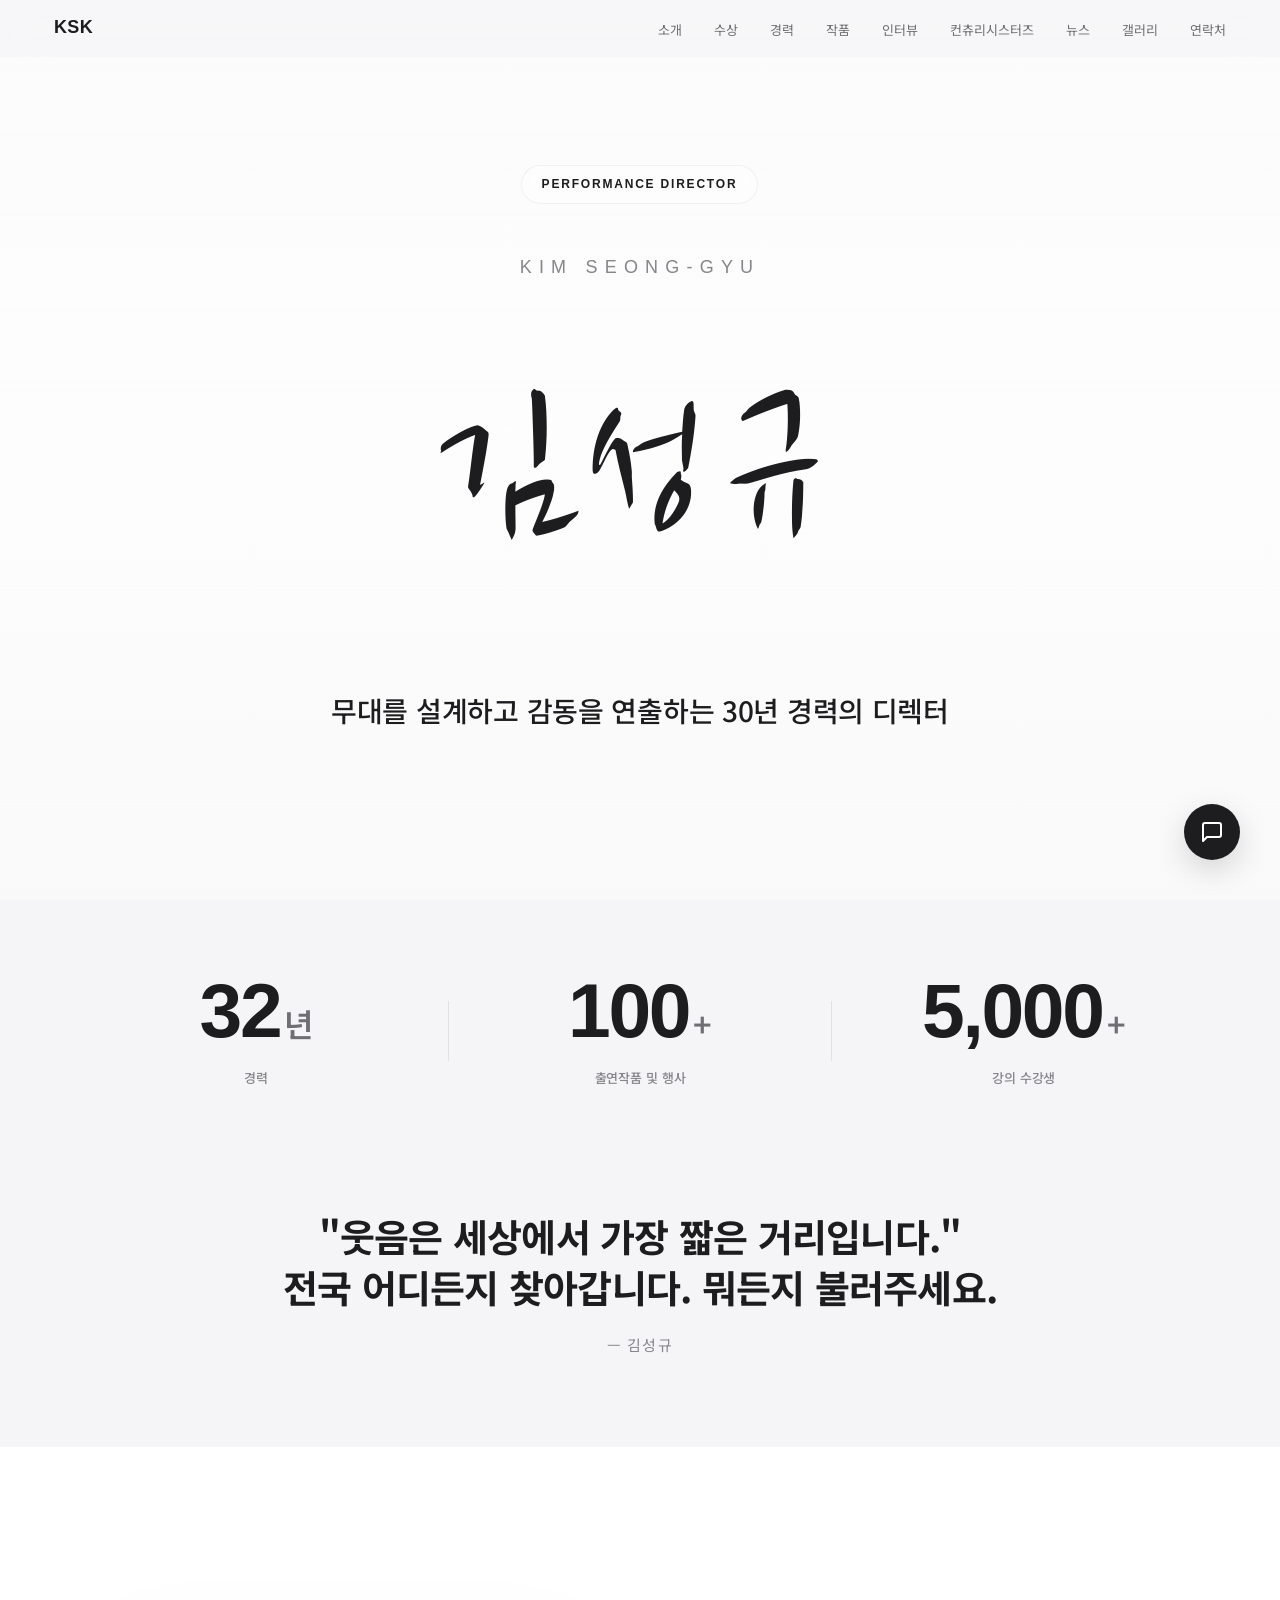
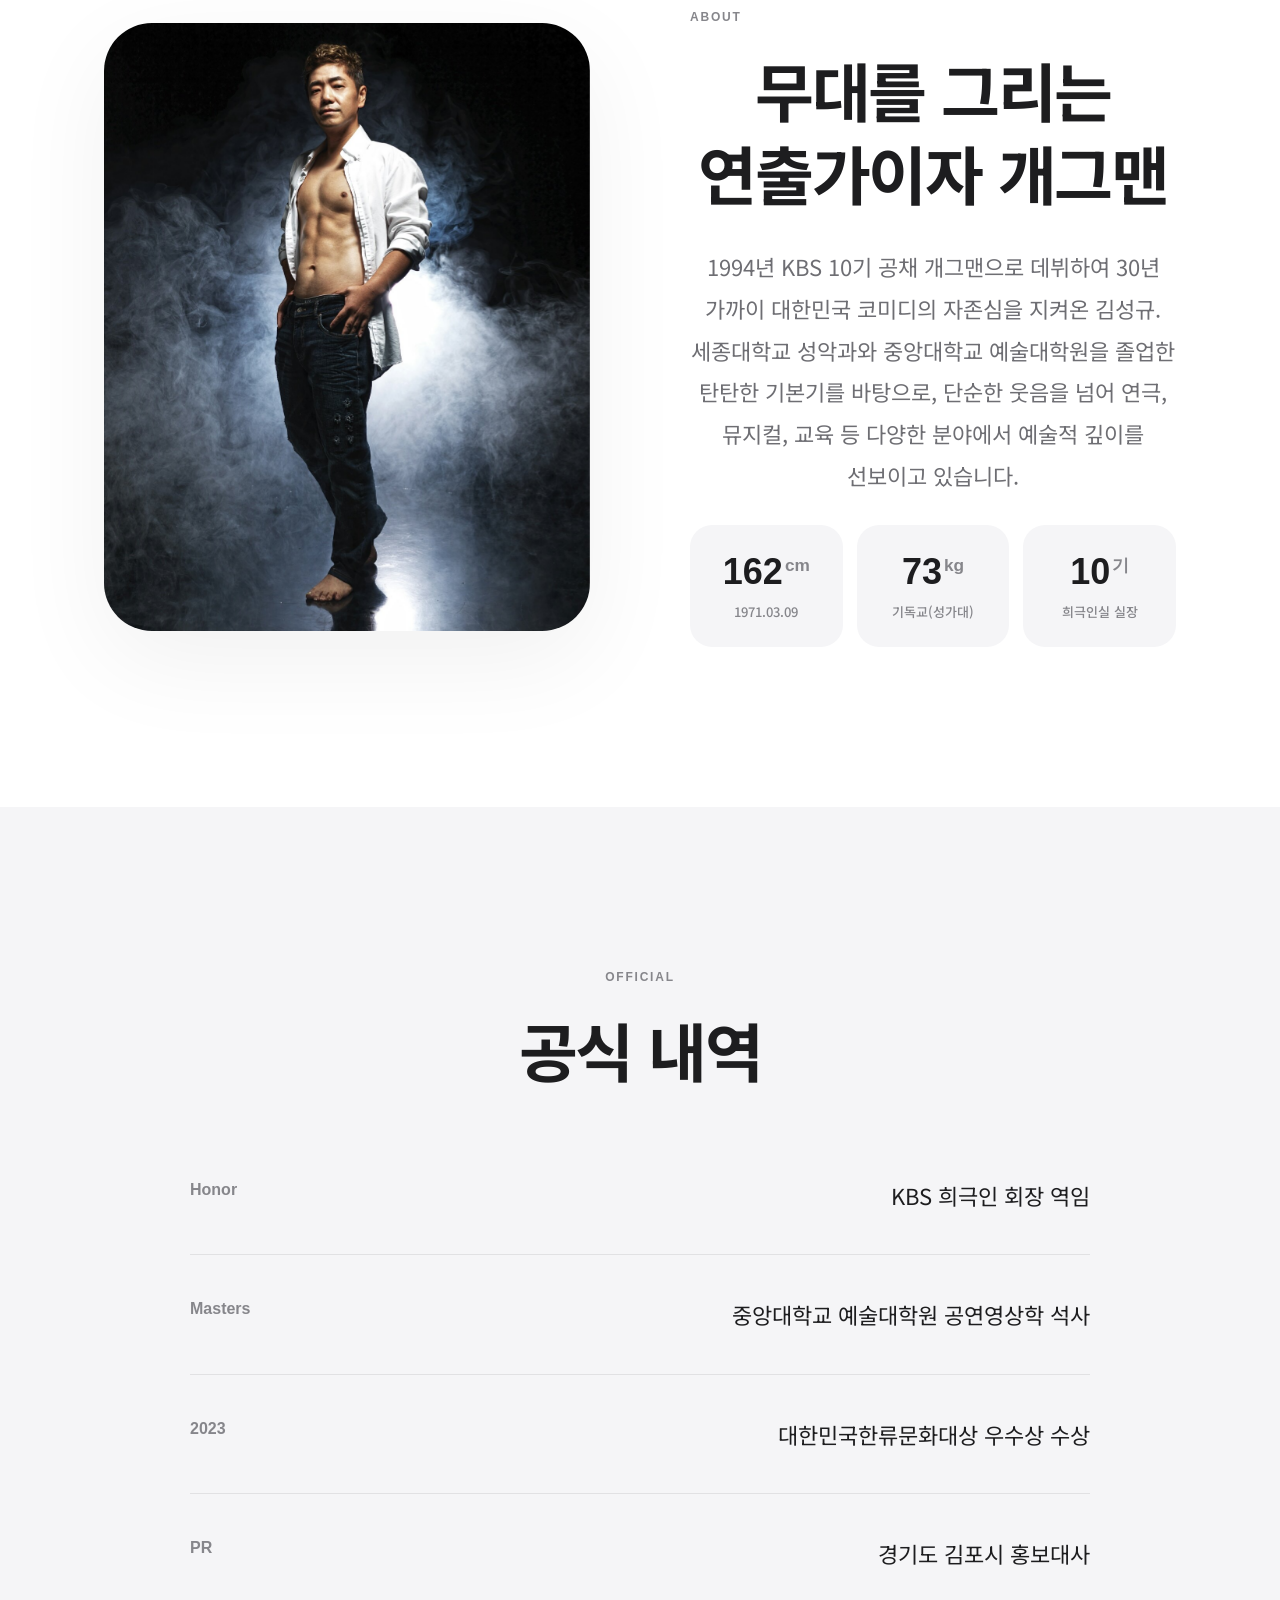
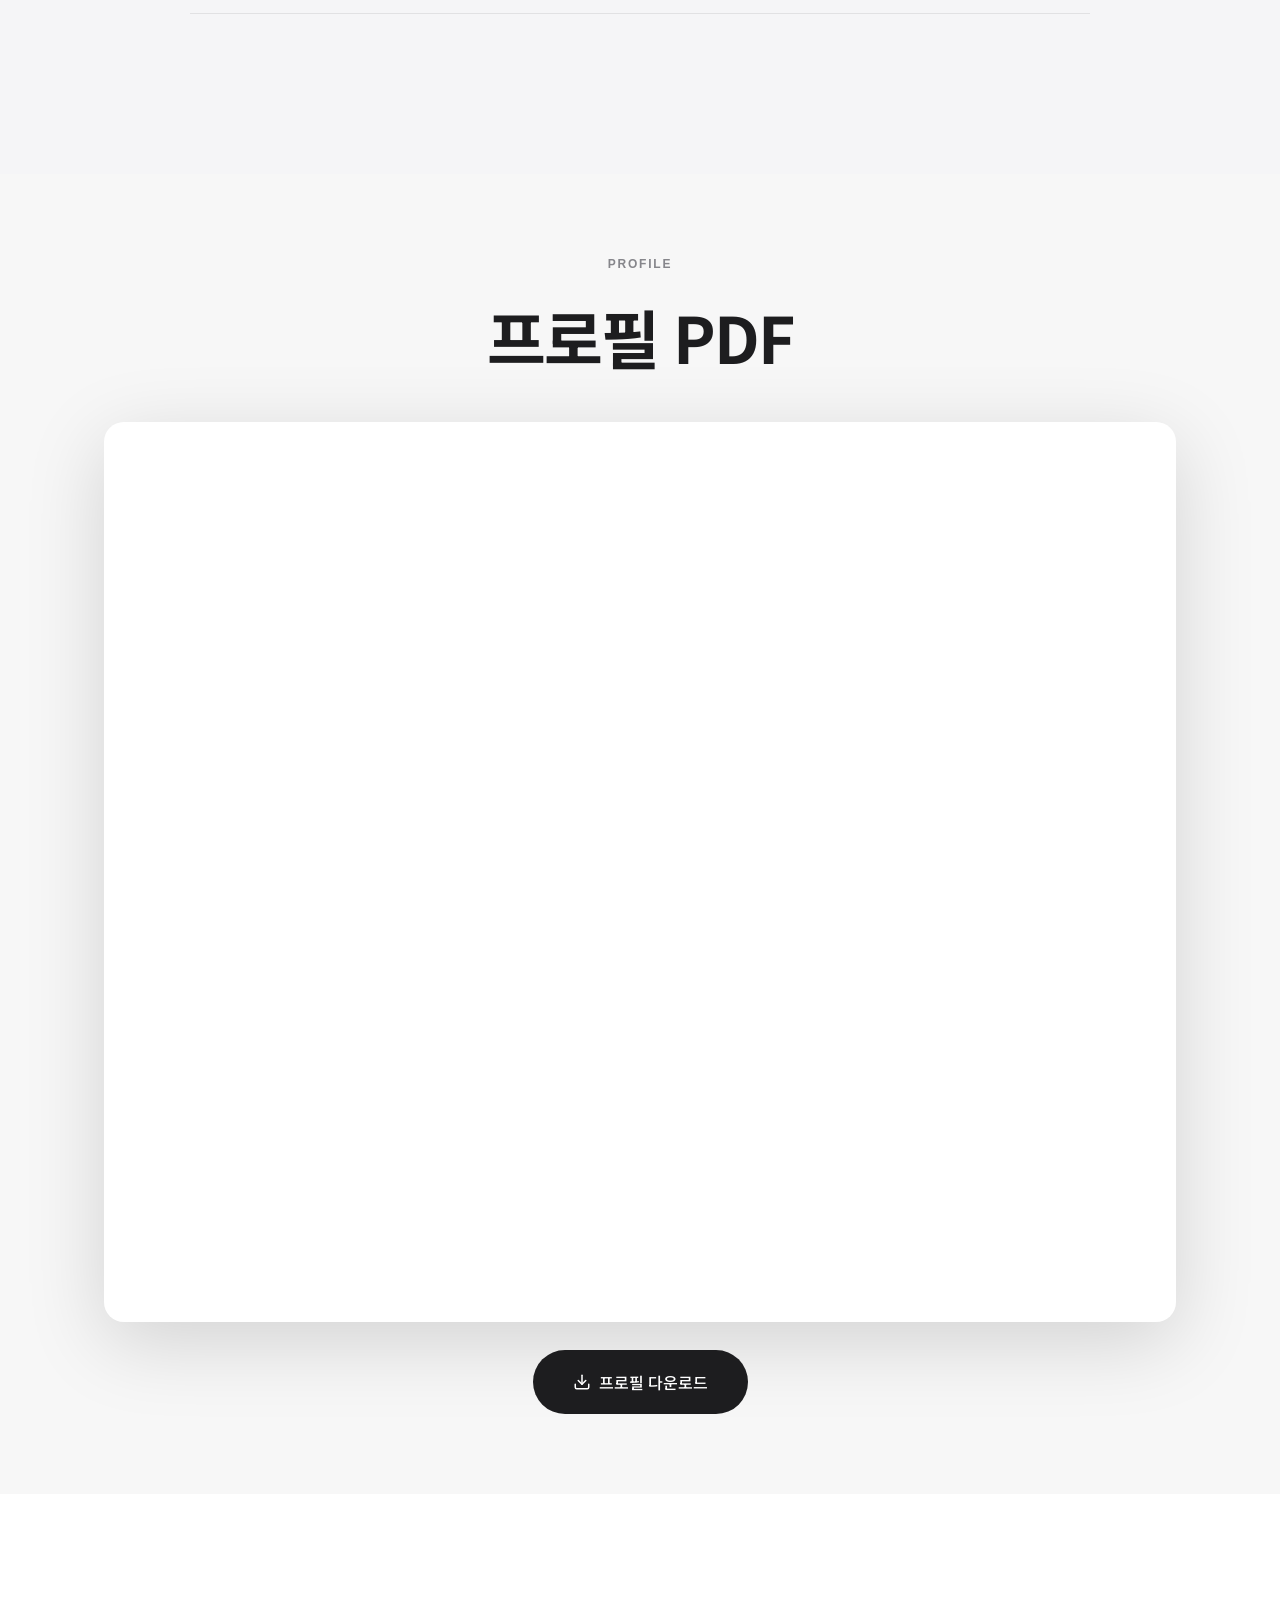
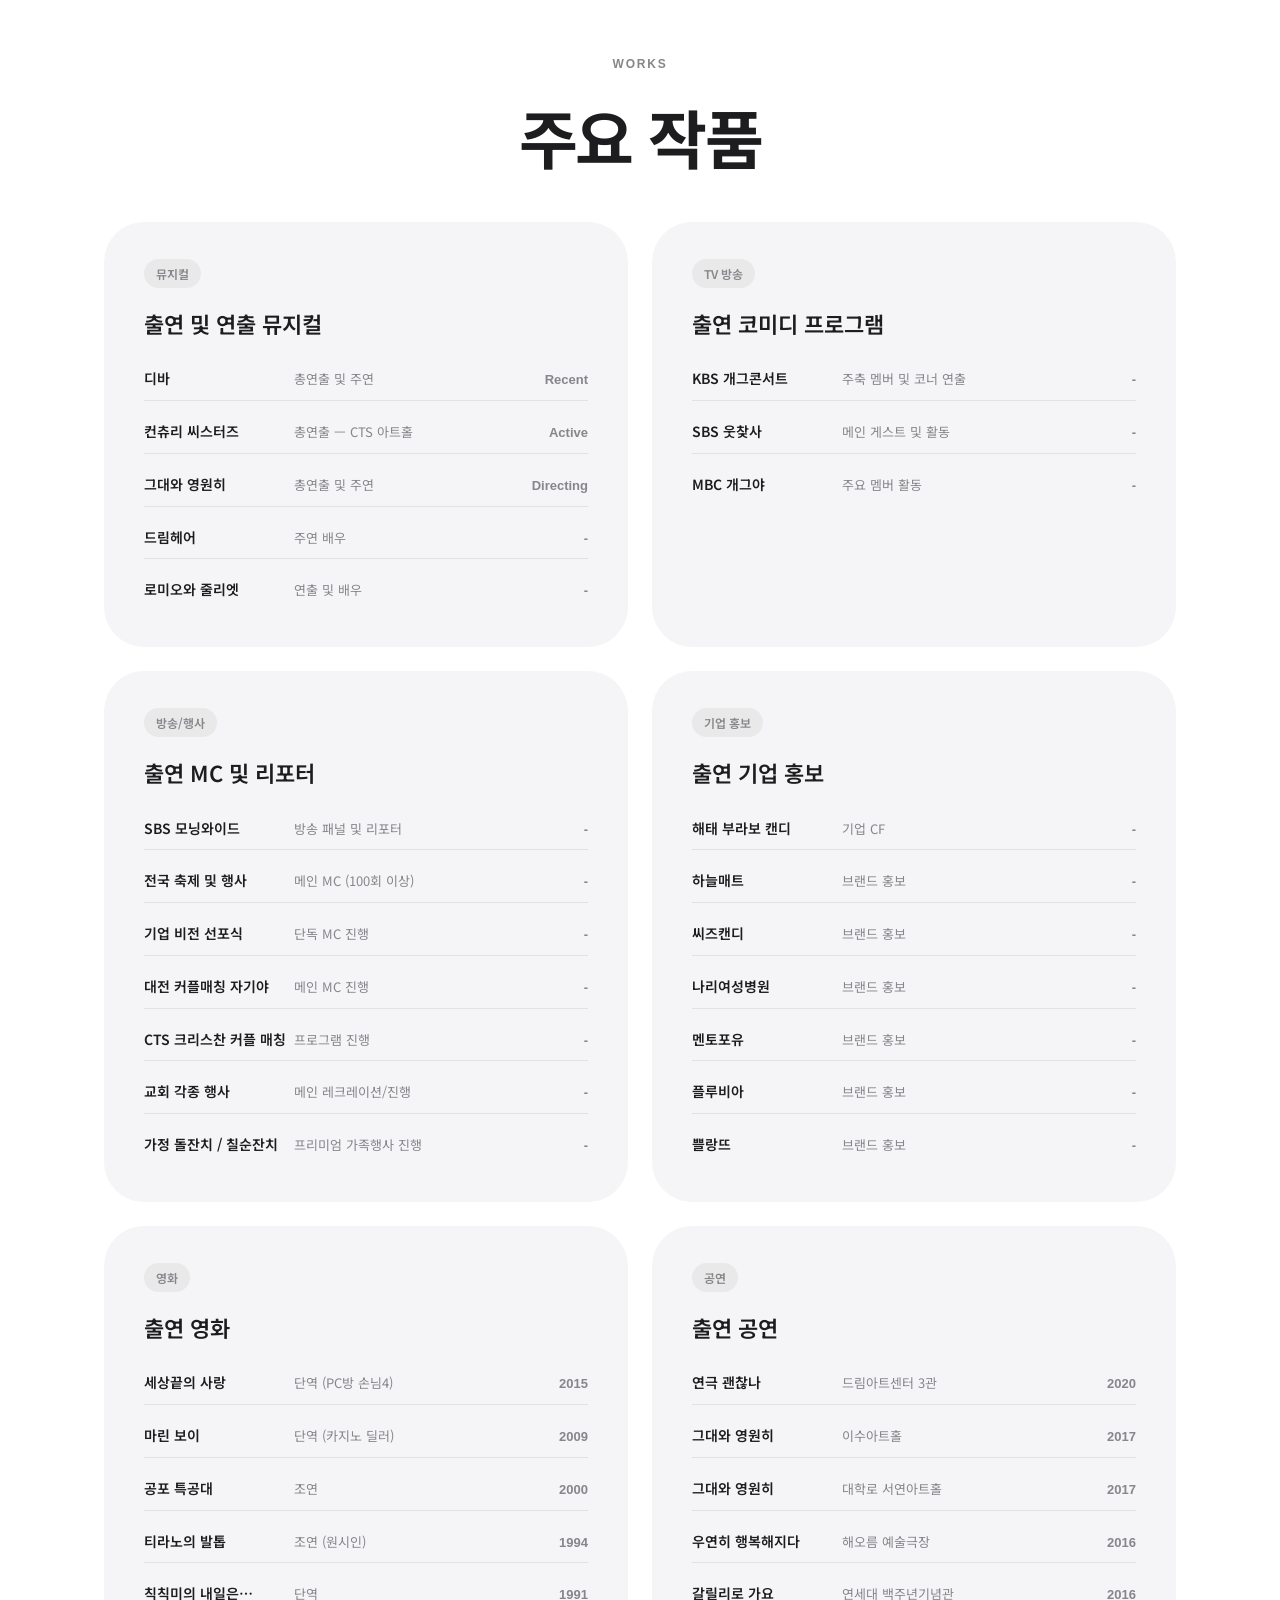
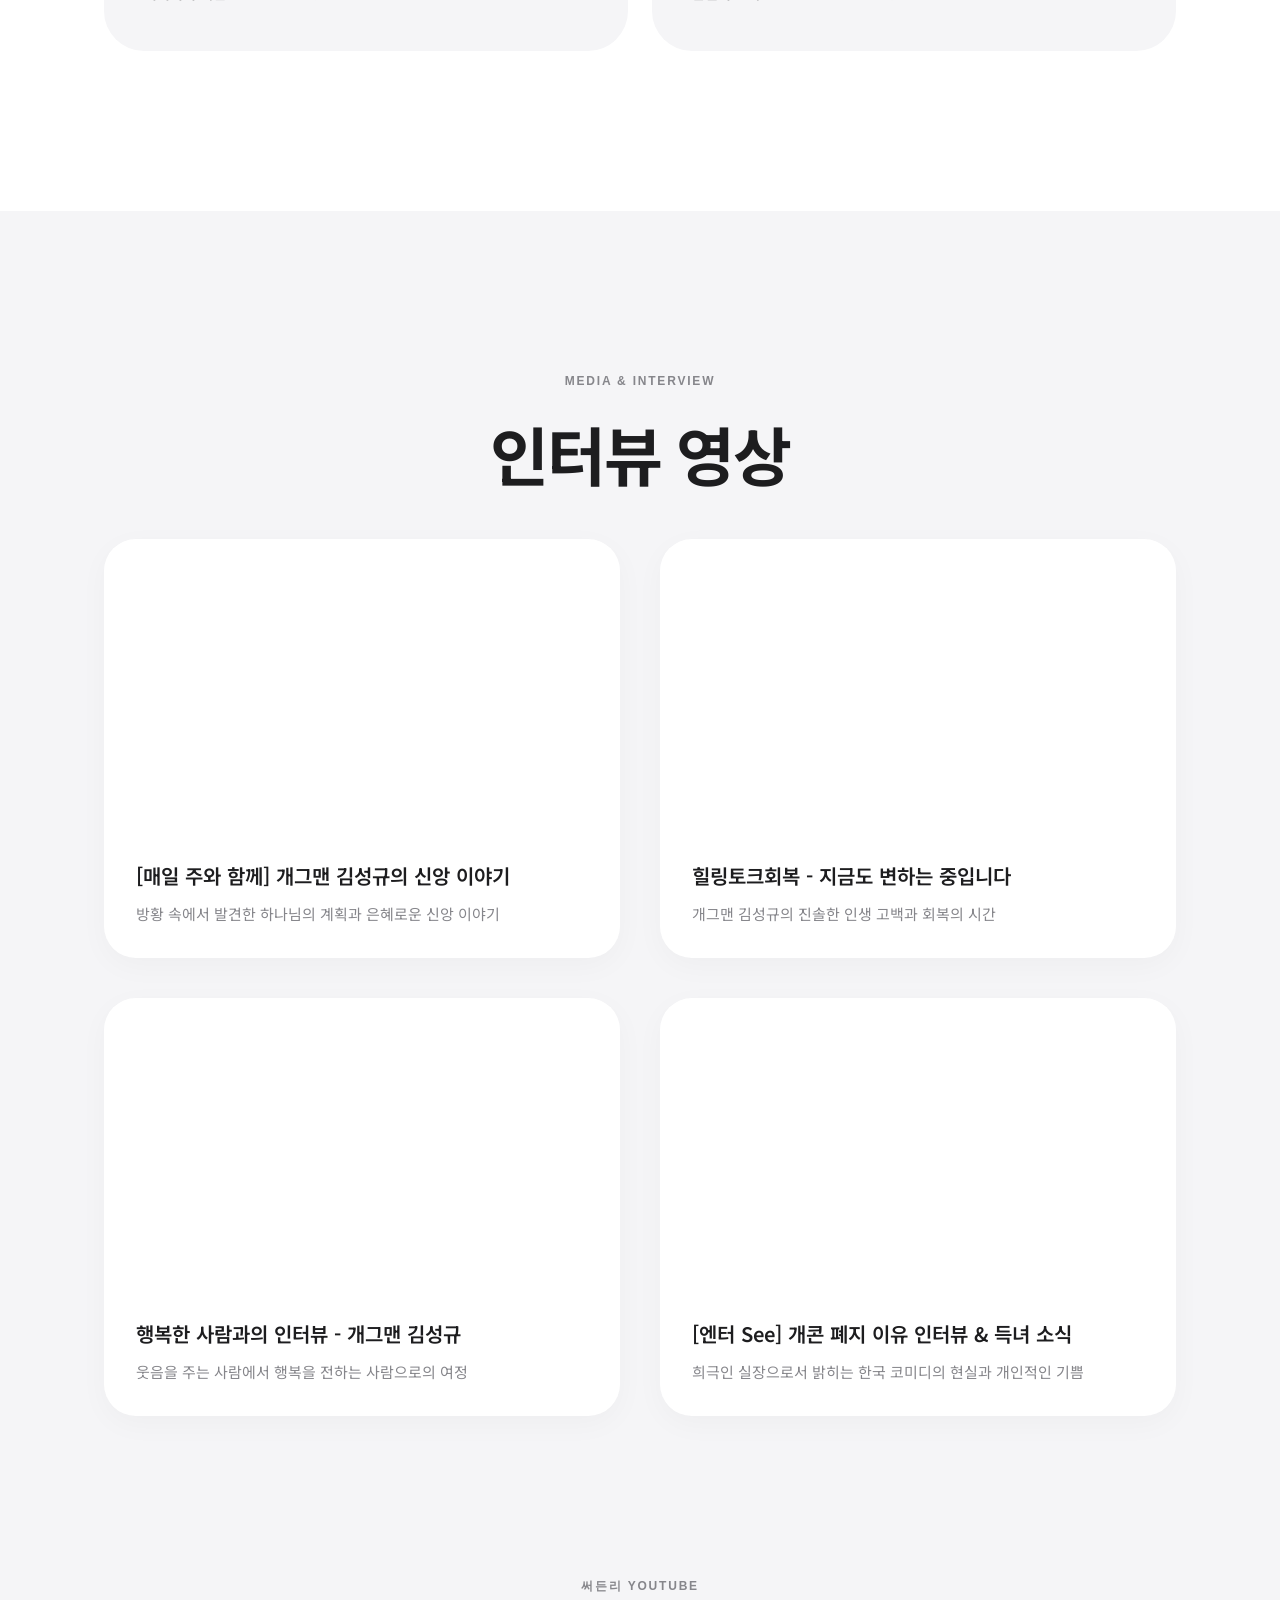
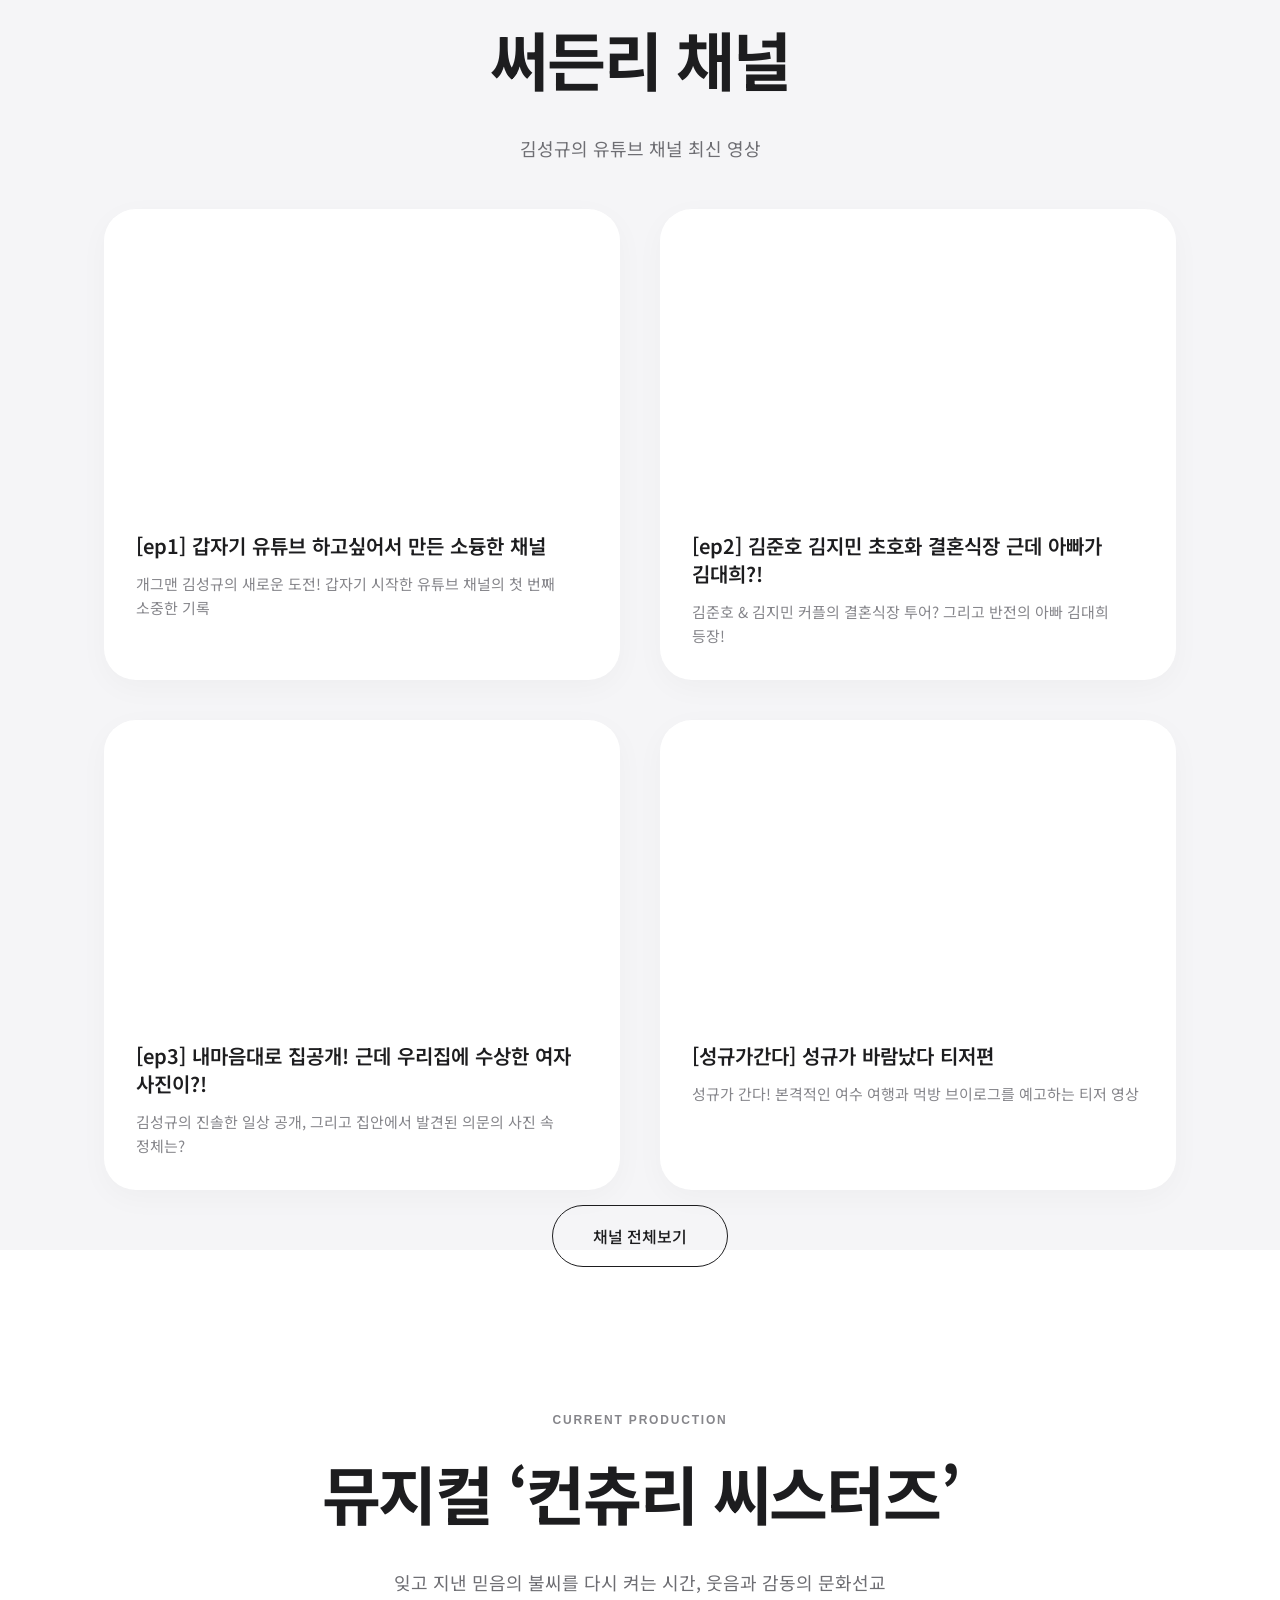
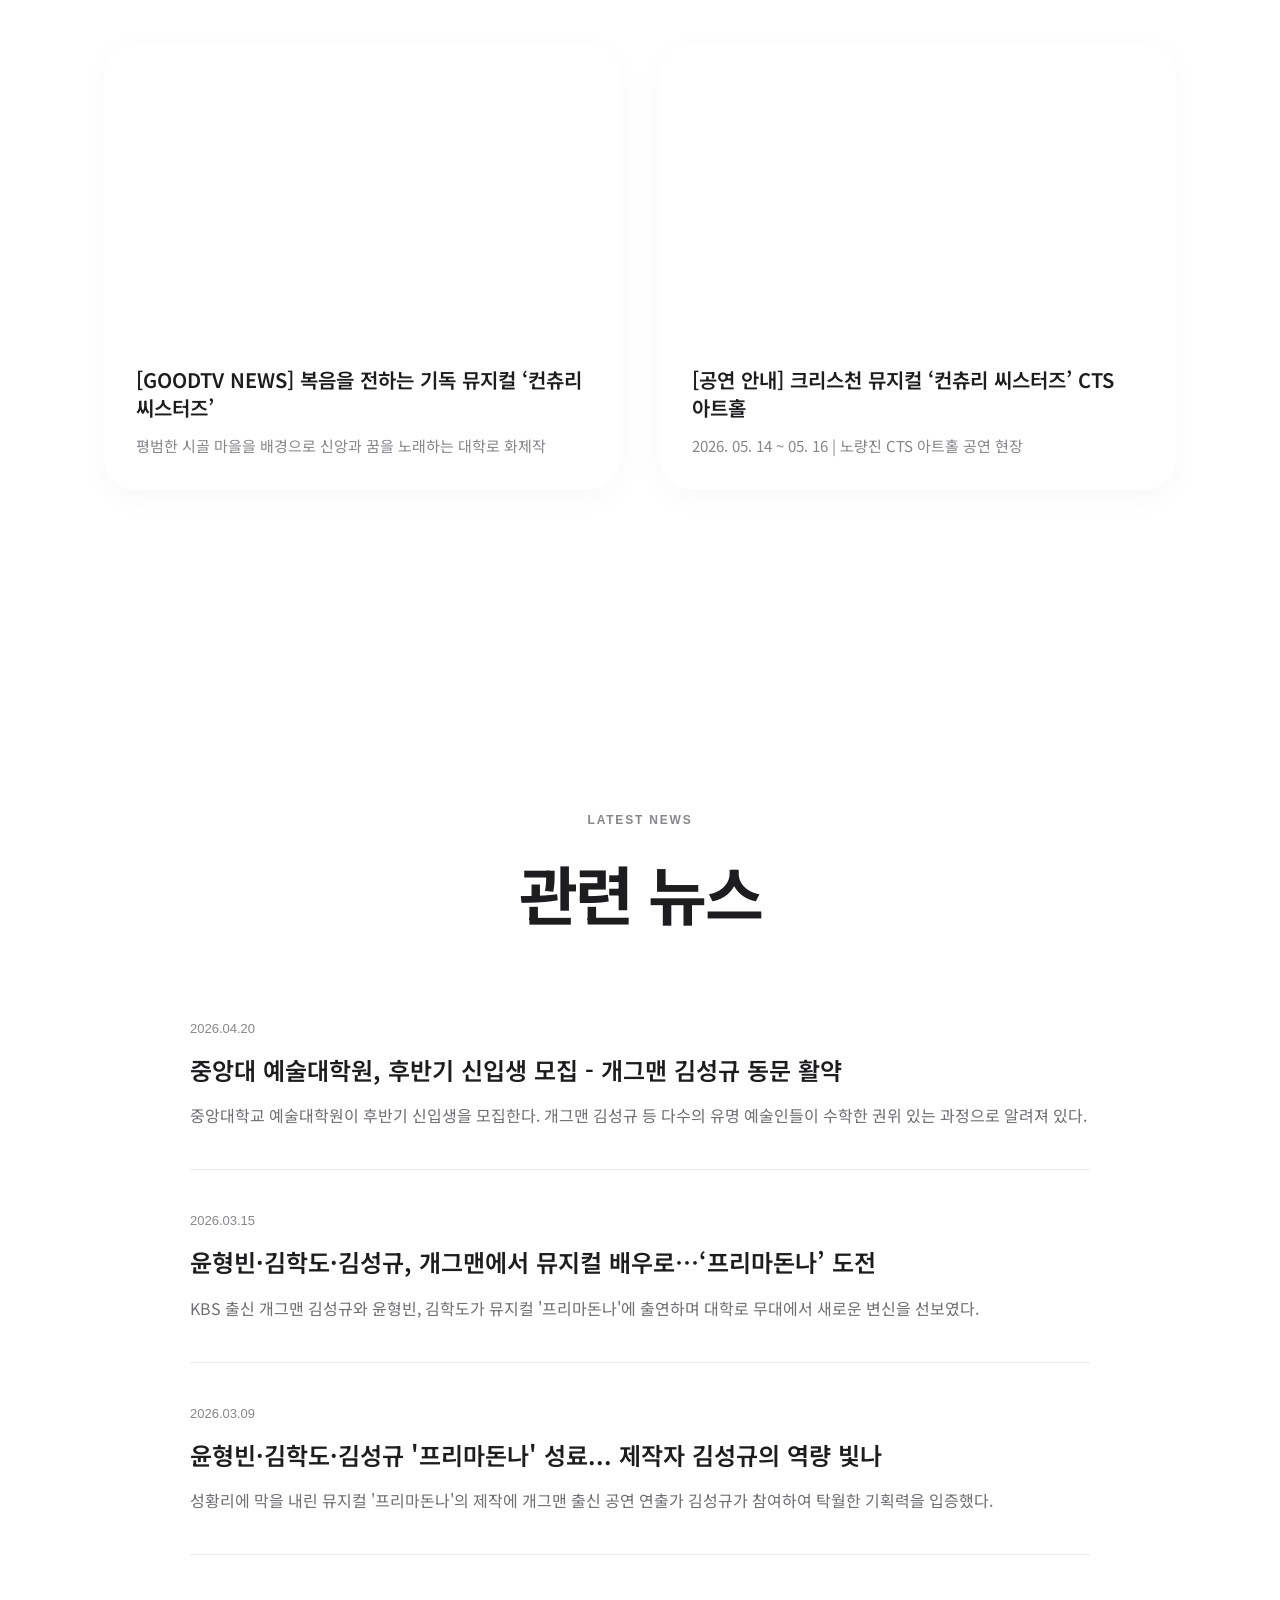
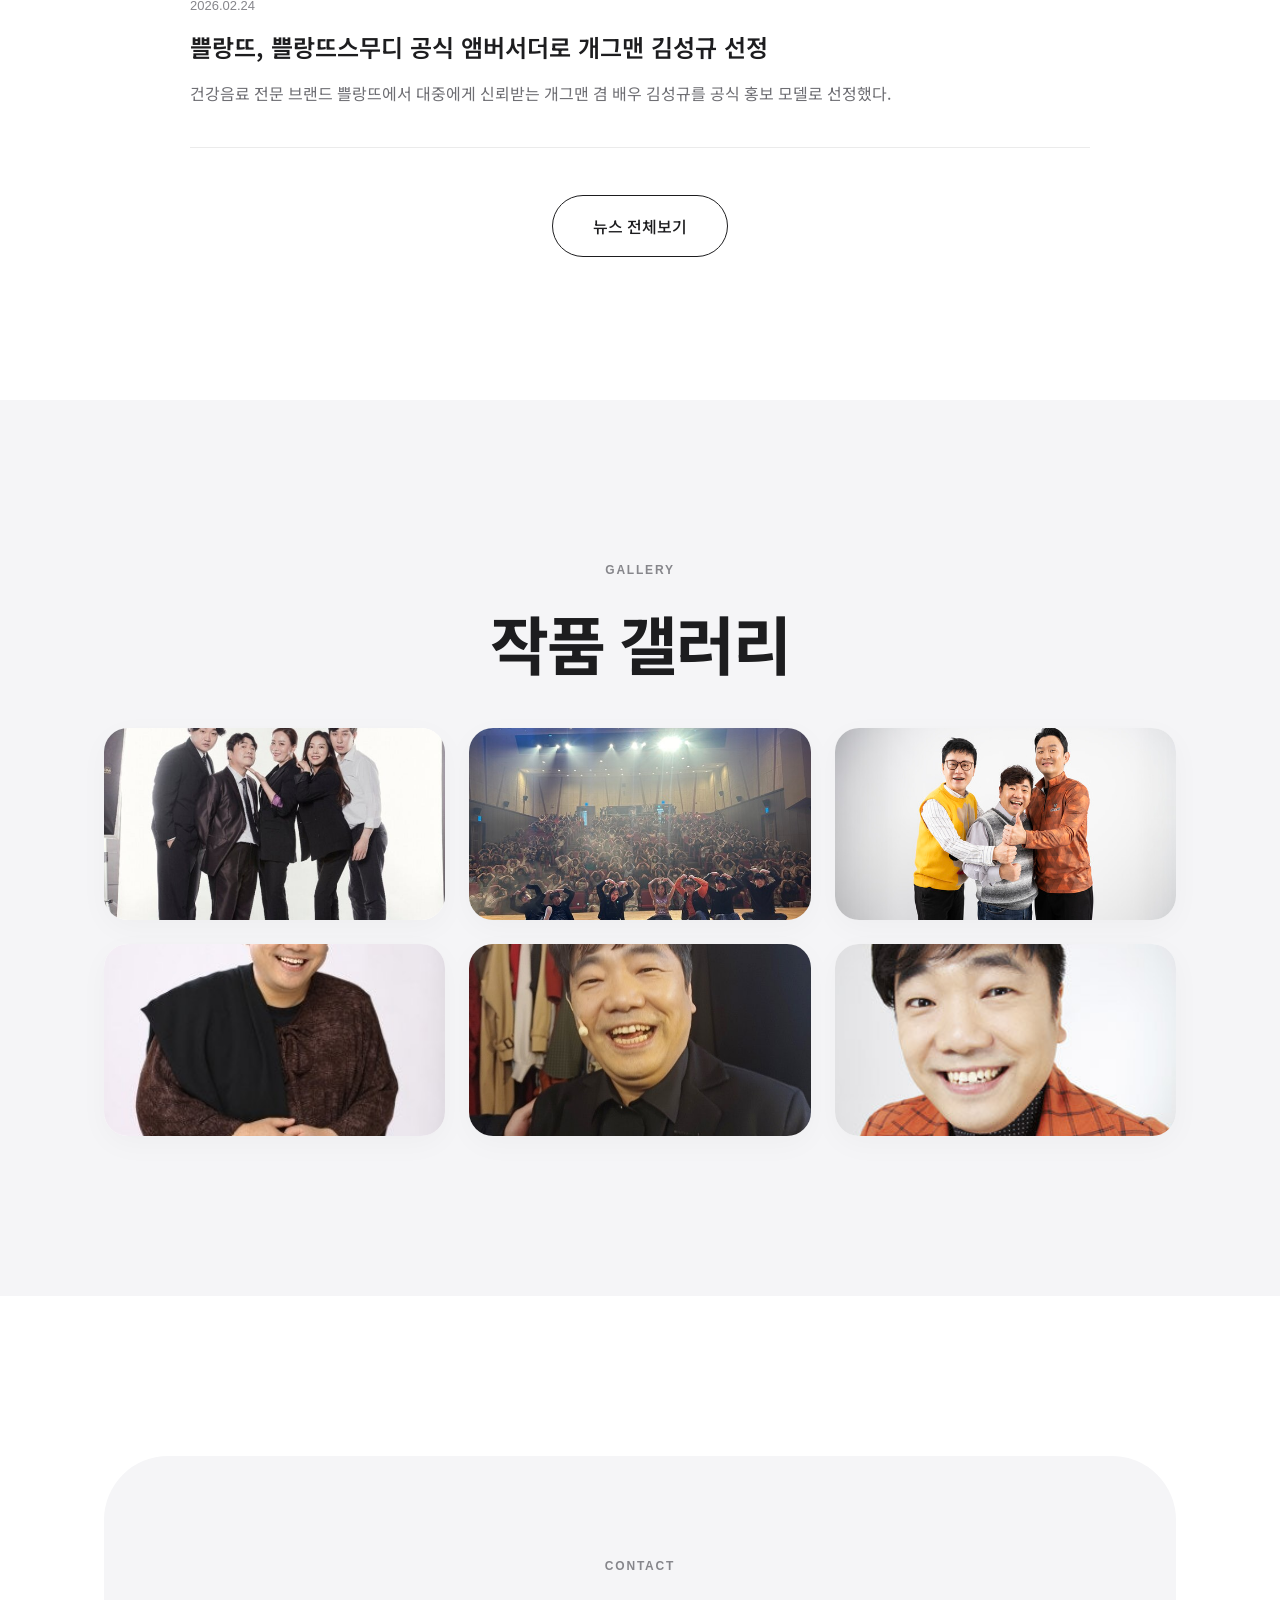
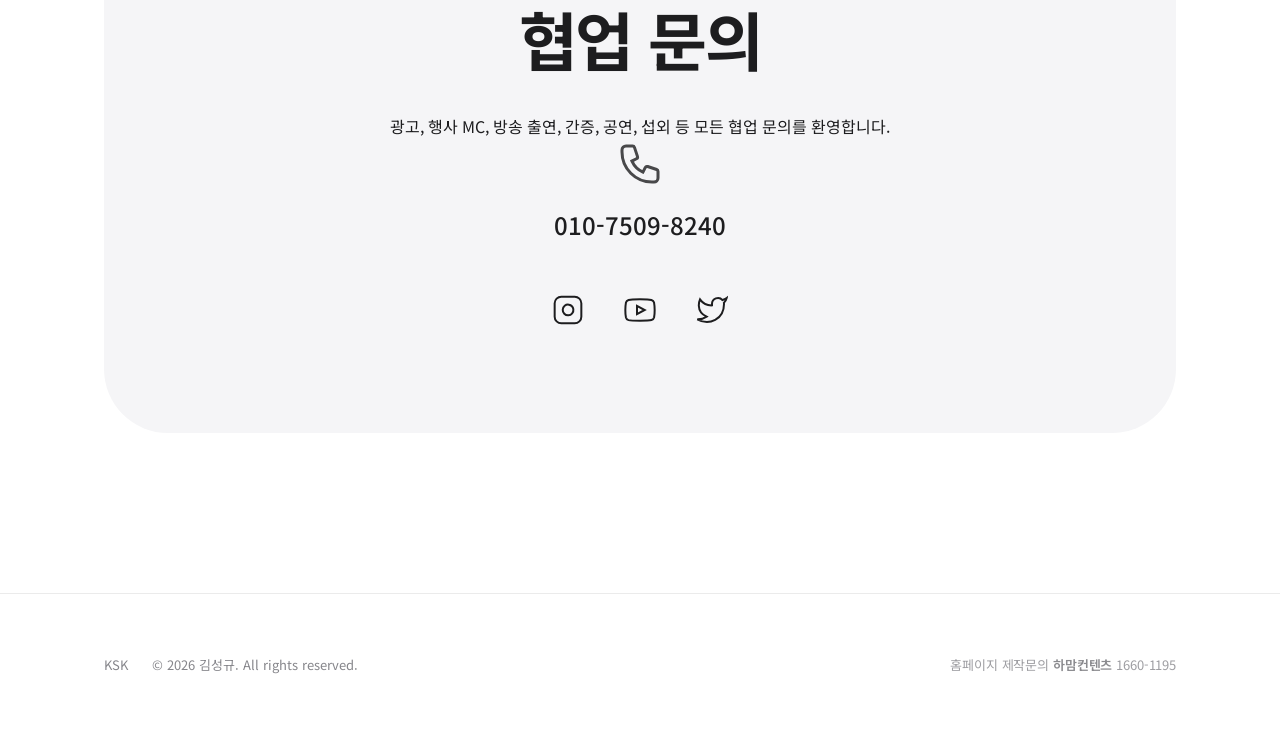
<file: index.html>
<!DOCTYPE html>
<html lang="ko">
<head>
  <meta charset="UTF-8" />
  <meta name="viewport" content="width=device-width, initial-scale=1.0" />
  <title>김성규 — 공연 연출가</title>
  <link rel="preconnect" href="https://fonts.googleapis.com" />
  <link rel="preconnect" href="https://fonts.gstatic.com" crossorigin />
  <link href="https://fonts.googleapis.com/css2?family=Nanum+Brush+Script&family=Noto+Sans+KR:wght@300;400;500;700;900&family=SF+Pro+Display:wght@300;400;600&display=swap" rel="stylesheet" />
  <link rel="stylesheet" href="style.css" />
</head>
<body>

  <!-- NAV -->
  <nav class="nav" id="nav">
    <div class="nav-inner">
      <a href="#" class="nav-logo">KSK</a>
      <ul class="nav-links">
        <li><a href="#about">소개</a></li>
        <li><a href="#awards">수상</a></li>
        <li><a href="#career">경력</a></li>
        <li><a href="#works">작품</a></li>
        <li><a href="#interview">인터뷰</a></li>
        <li><a href="#production">컨츄리시스터즈</a></li>
        <li><a href="#news">뉴스</a></li>
        <li><a href="#gallery">갤러리</a></li>
        <li><a href="#contact">연락처</a></li>
      </ul>
      <button class="nav-menu" id="menuBtn" aria-label="메뉴">
        <span></span><span></span><span></span>
      </button>
    </div>
  </nav>

  <!-- MOBILE MENU -->
  <div class="mobile-menu" id="mobileMenu">
    <ul>
      <li><a href="#about" class="mobile-link">소개</a></li>
      <li><a href="#awards" class="mobile-link">수상</a></li>
      <li><a href="#career" class="mobile-link">경력</a></li>
      <li><a href="#works" class="mobile-link">작품</a></li>
      <li><a href="#interview" class="mobile-link">인터뷰</a></li>
      <li><a href="#production" class="mobile-link">컨츄리시스터즈</a></li>
      <li><a href="#news" class="mobile-link">뉴스</a></li>
      <li><a href="#gallery" class="mobile-link">갤러리</a></li>
      <li><a href="#contact" class="mobile-link">연락처</a></li>
    </ul>
  </div>

  <!-- HERO -->
  <section class="hero" id="hero">
    <div class="hero-video-wrap">
      <!-- Premium abstract silver/light video background -->
      <video autoplay muted loop playsinline class="hero-video">
        <source src="https://player.vimeo.com/external/494441551.sd.mp4?s=330d07297e682d33452f3607f2324dc23a9d9e41&profile_id=165&oauth2_token_id=57447761" type="video/mp4">
      </video>
      <div class="hero-overlay"></div>
    </div>
    <div class="hero-content">
      <div class="hero-badge reveal">Performance Director</div>
      <h1 class="hero-title reveal">
        <span class="hero-name-en">Kim Seong-gyu</span>
        <span class="hero-name-kr signature-writing">김성규</span>
      </h1>
      <p class="hero-sub reveal">무대를 설계하고 감동을 연출하는 30년 경력의 디렉터</p>

    </div>

  </section>

  <!-- STATS -->
  <section class="stats-section">
    <div class="container">
      <div class="stats-row">
        <div class="stats-item reveal">
          <div class="stats-num-wrap">
            <span class="stats-num" data-target="32">0</span><span class="stats-unit">년</span>
          </div>
          <span class="stats-label">경력</span>
        </div>
        <div class="stats-divider"></div>
        <div class="stats-item reveal">
          <div class="stats-num-wrap">
            <span class="stats-num" data-target="100">0</span><span class="stats-unit">+</span>
          </div>
          <span class="stats-label">출연작품 및 행사</span>
        </div>
        <div class="stats-divider"></div>
        <div class="stats-item reveal">
          <div class="stats-num-wrap">
            <span class="stats-num" data-target="5000">0</span><span class="stats-unit">+</span>
          </div>
          <span class="stats-label">강의 수강생</span>
        </div>
      </div>
    </div>
  </section>

  <!-- QUOTE -->
  <section class="quote-section">
    <div class="container">
      <blockquote class="main-quote">
        <span class="mq-text">"웃음은 세상에서 가장 짧은 거리입니다."<br>전국 어디든지 찾아갑니다. 뭐든지 불러주세요.</span>
        <span class="mq-author">— 김성규</span>
      </blockquote>
    </div>
  </section>

  <!-- ABOUT -->
  <section class="about" id="about">
    <div class="container">
      <div class="about-grid">
        <div class="about-image-wrap reveal-left">
          <div class="about-image">
            <div class="about-image-inner profile-slider">
              <img src="images/KakaoTalk_20260419_234858977.jpg" alt="김성규 프로필 1" class="profile-img active">
              <img src="images/KakaoTalk_20260419_234857640.jpg" alt="김성규 프로필 2" class="profile-img">
              <img src="images/KakaoTalk_20260419_234900620.jpg" alt="김성규 프로필 3" class="profile-img">
            </div>
          </div>
          <div class="about-image-deco"></div>
        </div>
        <div class="about-text reveal-right">
          <div class="section-label">About</div>
          <h2 class="section-title">무대를 그리는<br />연출가이자 개그맨</h2>
          <p class="about-desc">
            1994년 KBS 10기 공채 개그맨으로 데뷔하여 30년 가까이 대한민국 코미디의 자존심을 지켜온 김성규. 
            세종대학교 성악과와 중앙대학교 예술대학원을 졸업한 탄탄한 기본기를 바탕으로, 
            단순한 웃음을 넘어 연극, 뮤지컬, 교육 등 다양한 분야에서 예술적 깊이를 선보이고 있습니다.
          </p>
          <div class="about-stats">
            <div class="stat">
              <span class="stat-num">162<sup>cm</sup></span>
              <span class="stat-label">1971.03.09</span>
            </div>
            <div class="stat">
              <span class="stat-num">73<sup>kg</sup></span>
              <span class="stat-label">기독교(성가대)</span>
            </div>
            <div class="stat">
              <span class="stat-num">10<sup>기</sup></span>
              <span class="stat-label">희극인실 실장</span>
            </div>
          </div>
        </div>
      </div>
    </div>
  </section>

  <!-- AWARDS -->
  <section class="awards" id="awards">
    <div class="container">
      <div class="section-header reveal">
        <div class="section-label">Official</div>
        <h2 class="section-title">공식 내역</h2>
      </div>
      <div class="awards-list">
        <div class="award-item reveal">
          <span class="award-year">Honor</span>
          <span class="award-name">KBS 희극인 회장 역임</span>
        </div>
        <div class="award-item reveal">
          <span class="award-year">Masters</span>
          <span class="award-name">중앙대학교 예술대학원 공연영상학 석사</span>
        </div>
        <div class="award-item reveal">
          <span class="award-year">2023</span>
          <span class="award-name">대한민국한류문화대상 우수상 수상</span>
        </div>
        <div class="award-item reveal">
          <span class="award-year">PR</span>
          <span class="award-name">경기도 김포시 홍보대사</span>
        </div>
      </div>
    </div>
  </section>



  <!-- PROFILE PDF -->
  <section class="profile-pdf-section">
    <div class="container">
      <div class="section-header reveal">
        <div class="section-label">Profile</div>
        <h2 class="section-title">프로필 PDF</h2>
      </div>
      <div class="pdf-wrap reveal">
        <iframe
          src="images/2024_김성규 프로필 수정3-2.pdf"
          class="pdf-viewer"
          title="김성규 프로필 PDF"
        ></iframe>
        <a
          href="images/2024_김성규 프로필 수정3-2.pdf"
          download="김성규_프로필.pdf"
          class="btn-primary pdf-download-btn"
        >
          <svg viewBox="0 0 24 24" fill="none" stroke="currentColor" stroke-width="2" stroke-linecap="round" stroke-linejoin="round" width="18" height="18"><path d="M21 15v4a2 2 0 0 1-2 2H5a2 2 0 0 1-2-2v-4"/><polyline points="7 10 12 15 17 10"/><line x1="12" y1="15" x2="12" y2="3"/></svg>
          프로필 다운로드
        </a>
      </div>
    </div>
  </section>

  <section class="works" id="works">
    <div class="container">
      <div class="section-header reveal">
        <div class="section-label">Works</div>
        <h2 class="section-title">주요 작품</h2>
      </div>
      <div class="works-grid">
        <!-- 출연 뮤지컬 -->
        <div class="work-card work-card--list reveal">
          <div class="work-info">
            <span class="work-tag">뮤지컬</span>
            <h3>출연 및 연출 뮤지컬</h3>
            <ul class="work-list">
              <li><span class="wl-title">디바</span><span class="wl-role">총연출 및 주연</span><span class="wl-year">Recent</span></li>
              <li><span class="wl-title">컨츄리 씨스터즈</span><span class="wl-role">총연출 — CTS 아트홀</span><span class="wl-year">Active</span></li>
              <li><span class="wl-title">그대와 영원히</span><span class="wl-role">총연출 및 주연</span><span class="wl-year">Directing</span></li>
              <li><span class="wl-title">드림헤어</span><span class="wl-role">주연 배우</span><span class="wl-year">-</span></li>
              <li><span class="wl-title">로미오와 줄리엣</span><span class="wl-role">연출 및 배우</span><span class="wl-year">-</span></li>
            </ul>
          </div>
        </div>

        <!-- 출연 코미디프로그램 -->
        <div class="work-card work-card--list reveal">
          <div class="work-info">
            <span class="work-tag">TV 방송</span>
            <h3>출연 코미디 프로그램</h3>
            <ul class="work-list">
              <li><span class="wl-title">KBS 개그콘서트</span><span class="wl-role">주축 멤버 및 코너 연출</span><span class="wl-year">-</span></li>
              <li><span class="wl-title">SBS 웃찾사</span><span class="wl-role">메인 게스트 및 활동</span><span class="wl-year">-</span></li>
              <li><span class="wl-title">MBC 개그야</span><span class="wl-role">주요 멤버 활동</span><span class="wl-year">-</span></li>
            </ul>
          </div>
        </div>

        <!-- 출연 MC/리포터 -->
        <div class="work-card work-card--list reveal">
          <div class="work-info">
            <span class="work-tag">방송/행사</span>
            <h3>출연 MC 및 리포터</h3>
            <ul class="work-list">
              <li><span class="wl-title">SBS 모닝와이드</span><span class="wl-role">방송 패널 및 리포터</span><span class="wl-year">-</span></li>
              <li><span class="wl-title">전국 축제 및 행사</span><span class="wl-role">메인 MC (100회 이상)</span><span class="wl-year">-</span></li>
              <li><span class="wl-title">기업 비전 선포식</span><span class="wl-role">단독 MC 진행</span><span class="wl-year">-</span></li>
              <li><span class="wl-title">대전 커플매칭 자기야</span><span class="wl-role">메인 MC 진행</span><span class="wl-year">-</span></li>
              <li><span class="wl-title">CTS 크리스찬 커플 매칭</span><span class="wl-role">프로그램 진행</span><span class="wl-year">-</span></li>
              <li><span class="wl-title">교회 각종 행사</span><span class="wl-role">메인 레크레이션/진행</span><span class="wl-year">-</span></li>
              <li><span class="wl-title">가정 돌잔치 / 칠순잔치</span><span class="wl-role">프리미엄 가족행사 진행</span><span class="wl-year">-</span></li>
            </ul>
          </div>
        </div>

        <!-- 출연 기업 홍보 -->
        <div class="work-card work-card--list reveal">
          <div class="work-info">
            <span class="work-tag">기업 홍보</span>
            <h3>출연 기업 홍보</h3>
            <ul class="work-list">
              <li><span class="wl-title">해태 부라보 캔디</span><span class="wl-role">기업 CF</span><span class="wl-year">-</span></li>
              <li><span class="wl-title">하늘매트</span><span class="wl-role">브랜드 홍보</span><span class="wl-year">-</span></li>
              <li><span class="wl-title">씨즈캔디</span><span class="wl-role">브랜드 홍보</span><span class="wl-year">-</span></li>
              <li><span class="wl-title">나리여성병원</span><span class="wl-role">브랜드 홍보</span><span class="wl-year">-</span></li>
              <li><span class="wl-title">멘토포유</span><span class="wl-role">브랜드 홍보</span><span class="wl-year">-</span></li>
              <li><span class="wl-title">플루비아</span><span class="wl-role">브랜드 홍보</span><span class="wl-year">-</span></li>
              <li><span class="wl-title">쁠랑뜨</span><span class="wl-role">브랜드 홍보</span><span class="wl-year">-</span></li>
            </ul>
          </div>
        </div>

        <div class="work-card work-card--list reveal">
          <div class="work-info">
            <span class="work-tag">영화</span>
            <h3>출연 영화</h3>
            <ul class="work-list">
              <li><span class="wl-title">세상끝의 사랑</span><span class="wl-role">단역 (PC방 손님4)</span><span class="wl-year">2015</span></li>
              <li><span class="wl-title">마린 보이</span><span class="wl-role">단역 (카지노 딜러)</span><span class="wl-year">2009</span></li>
              <li><span class="wl-title">공포 특공대</span><span class="wl-role">조연</span><span class="wl-year">2000</span></li>
              <li><span class="wl-title">티라노의 발톱</span><span class="wl-role">조연 (원시인)</span><span class="wl-year">1994</span></li>
              <li><span class="wl-title">칙칙미의 내일은…</span><span class="wl-role">단역</span><span class="wl-year">1991</span></li>
            </ul>
          </div>
        </div>
        <div class="work-card work-card--list reveal">
          <div class="work-info">
            <span class="work-tag">공연</span>
            <h3>출연 공연</h3>
            <ul class="work-list">
              <li><span class="wl-title">연극 괜찮나</span><span class="wl-role">드림아트센터 3관</span><span class="wl-year">2020</span></li>
              <li><span class="wl-title">그대와 영원히</span><span class="wl-role">이수아트홀</span><span class="wl-year">2017</span></li>
              <li><span class="wl-title">그대와 영원히</span><span class="wl-role">대학로 서연아트홀</span><span class="wl-year">2017</span></li>
              <li><span class="wl-title">우연히 행복해지다</span><span class="wl-role">해오름 예술극장</span><span class="wl-year">2016</span></li>
              <li><span class="wl-title">갈릴리로 가요</span><span class="wl-role">연세대 백주년기념관</span><span class="wl-year">2016</span></li>
            </ul>
          </div>
        </div>
      </div>
    </div>
  </section>


  <!-- INTERVIEW -->
  <section class="interview" id="interview">
    <div class="container">
      <div class="section-header reveal">
        <div class="section-label">Media & Interview</div>
        <h2 class="section-title">인터뷰 영상</h2>
      </div>
      <div class="video-grid">
        <div class="video-card reveal">
          <div class="video-wrap">
            <iframe src="https://www.youtube.com/embed/tYiLOTONFu4" title="개그맨 김성규의 신앙 이야기" frameborder="0" allow="accelerometer; autoplay; clipboard-write; encrypted-media; gyroscope; picture-in-picture" allowfullscreen></iframe>
          </div>
          <div class="video-info">
            <h3>[매일 주와 함께] 개그맨 김성규의 신앙 이야기</h3>
            <p>방황 속에서 발견한 하나님의 계획과 은혜로운 신앙 이야기</p>
          </div>
        </div>
        <div class="video-card reveal">
          <div class="video-wrap">
            <iframe src="https://www.youtube.com/embed/b0-XDAL-Bn8" title="힐링토크회복 - 지금도 변하는 중입니다" frameborder="0" allow="accelerometer; autoplay; clipboard-write; encrypted-media; gyroscope; picture-in-picture" allowfullscreen></iframe>
          </div>
          <div class="video-info">
            <h3>힐링토크회복 - 지금도 변하는 중입니다</h3>
            <p>개그맨 김성규의 진솔한 인생 고백과 회복의 시간</p>
          </div>
        </div>
        <div class="video-card reveal">
          <div class="video-wrap">
            <iframe src="https://www.youtube.com/embed/qTYOUPjD01E" title="행복한 사람과의 인터뷰" frameborder="0" allow="accelerometer; autoplay; clipboard-write; encrypted-media; gyroscope; picture-in-picture" allowfullscreen></iframe>
          </div>
          <div class="video-info">
            <h3>행복한 사람과의 인터뷰 - 개그맨 김성규</h3>
            <p>웃음을 주는 사람에서 행복을 전하는 사람으로의 여정</p>
          </div>
        </div>
        <div class="video-card reveal">
          <div class="video-wrap">
            <iframe src="https://www.youtube.com/embed/DLM0Pp9CyFg" title="KBS 개콘 폐지 이유 인터뷰" frameborder="0" allow="accelerometer; autoplay; clipboard-write; encrypted-media; gyroscope; picture-in-picture" allowfullscreen></iframe>
          </div>
          <div class="video-info">
            <h3>[엔터 See] 개콘 폐지 이유 인터뷰 & 득녀 소식</h3>
            <p>희극인 실장으로서 밝히는 한국 코미디의 현실과 개인적인 기쁨</p>
          </div>
        </div>
      </div>
    </div>
  </section>

  <!-- SUDDENLY YOUTUBE -->
  <section class="suddenly-yt" id="suddenly">
    <div class="container">
      <div class="section-header reveal">
        <div class="section-label">써든리 YouTube</div>
        <h2 class="section-title">써든리 채널</h2>
        <p class="section-subtitle">김성규의 유튜브 채널 최신 영상</p>
      </div>
      <div class="video-grid" id="suddenlyGrid">
        <div class="video-card reveal">
          <div class="video-wrap">
            <iframe src="https://www.youtube.com/embed/yRfhmXiAFYs" title="[ep1] 갑자기 유튜브 하고싶어서 만든 소듕한 채널" frameborder="0" allow="accelerometer; autoplay; clipboard-write; encrypted-media; gyroscope; picture-in-picture" allowfullscreen></iframe>
          </div>
          <div class="video-info">
            <h3>[ep1] 갑자기 유튜브 하고싶어서 만든 소듕한 채널</h3>
            <p>개그맨 김성규의 새로운 도전! 갑자기 시작한 유튜브 채널의 첫 번째 소중한 기록</p>
          </div>
        </div>
        <div class="video-card reveal">
          <div class="video-wrap">
            <iframe src="https://www.youtube.com/embed/Sium-qu9dcM" title="[ep2] 김준호 김지민 초호화 결혼식장 근데 아빠가 김대희?!" frameborder="0" allow="accelerometer; autoplay; clipboard-write; encrypted-media; gyroscope; picture-in-picture" allowfullscreen></iframe>
          </div>
          <div class="video-info">
            <h3>[ep2] 김준호 김지민 초호화 결혼식장 근데 아빠가 김대희?!</h3>
            <p>김준호 & 김지민 커플의 결혼식장 투어? 그리고 반전의 아빠 김대희 등장!</p>
          </div>
        </div>
        <div class="video-card reveal">
          <div class="video-wrap">
            <iframe src="https://www.youtube.com/embed/ICuelJ6C-54" title="[ep3] 내마음대로 집공개! 근데 우리집에 수상한 여자 사진이?!" frameborder="0" allow="accelerometer; autoplay; clipboard-write; encrypted-media; gyroscope; picture-in-picture" allowfullscreen></iframe>
          </div>
          <div class="video-info">
            <h3>[ep3] 내마음대로 집공개! 근데 우리집에 수상한 여자 사진이?!</h3>
            <p>김성규의 진솔한 일상 공개, 그리고 집안에서 발견된 의문의 사진 속 정체는?</p>
          </div>
        </div>
        <div class="video-card reveal">
          <div class="video-wrap">
            <iframe src="https://www.youtube.com/embed/yYUFXSwaDhY" title="[성규가간다] 성규가 바람났다 티저편" frameborder="0" allow="accelerometer; autoplay; clipboard-write; encrypted-media; gyroscope; picture-in-picture" allowfullscreen></iframe>
          </div>
          <div class="video-info">
            <h3>[성규가간다] 성규가 바람났다 티저편</h3>
            <p>성규가 간다! 본격적인 여수 여행과 먹방 브이로그를 예고하는 티저 영상</p>
          </div>
        </div>
      </div>
      <div class="suddenly-more reveal" style="text-align:center;margin-top:32px;">
        <a href="https://www.youtube.com/@%EA%B9%80%EC%84%B1%EA%B7%9C-t3p6f" target="_blank" rel="noopener" class="btn-ghost">채널 전체보기</a>
      </div>
    </div>
  </section>

  <!-- PRODUCTION -->
  <section class="production" id="production">
    <div class="container">
      <div class="section-header reveal">
        <div class="section-label">Current Production</div>
        <h2 class="section-title">뮤지컬 ‘컨츄리 씨스터즈’</h2>
        <p class="section-subtitle">잊고 지낸 믿음의 불씨를 다시 켜는 시간, 웃음과 감동의 문화선교</p>
      </div>
      <div class="video-grid">
        <div class="video-card reveal">
          <div class="video-wrap">
            <iframe src="https://www.youtube.com/embed/54RrPB5GKfQ" title="GOODTV NEWS 컨츄리 씨스터즈" frameborder="0" allow="accelerometer; autoplay; clipboard-write; encrypted-media; gyroscope; picture-in-picture" allowfullscreen></iframe>
          </div>
          <div class="video-info">
            <h3>[GOODTV NEWS] 복음을 전하는 기독 뮤지컬 ‘컨츄리 씨스터즈’</h3>
            <p>평범한 시골 마을을 배경으로 신앙과 꿈을 노래하는 대학로 화제작</p>
          </div>
        </div>
        <div class="video-card reveal">
          <div class="video-wrap">
            <iframe src="https://www.youtube.com/embed/9xYbMr4br9A" title="컨츄리 씨스터즈 공연 안내" frameborder="0" allow="accelerometer; autoplay; clipboard-write; encrypted-media; gyroscope; picture-in-picture" allowfullscreen></iframe>
          </div>
          <div class="video-info">
            <h3>[공연 안내] 크리스천 뮤지컬 ‘컨츄리 씨스터즈’ CTS 아트홀</h3>
            <p>2026. 05. 14 ~ 05. 16 | 노량진 CTS 아트홀 공연 현장</p>
          </div>
        </div>
      </div>
    </div>
  </section>

  <!-- NEWS -->
  <section class="news" id="news">
    <div class="container">
      <div class="section-header reveal">
        <div class="section-label">Latest News</div>
        <h2 class="section-title">관련 뉴스</h2>
      </div>
      <div class="news-list">
        <article class="news-item reveal">
          <a href="https://www.joongang.co.kr/article/25421573" target="_blank" rel="noopener noreferrer">
            <div class="news-date">2026.04.20</div>
            <h3 class="news-subject">중앙대 예술대학원, 후반기 신입생 모집 - 개그맨 김성규 동문 활약</h3>
            <p class="news-excerpt">중앙대학교 예술대학원이 후반기 신입생을 모집한다. 개그맨 김성규 등 다수의 유명 예술인들이 수학한 권위 있는 과정으로 알려져 있다.</p>
          </a>
        </article>
        <article class="news-item reveal">
          <a href="https://www.mk.co.kr/article/11495414" target="_blank" rel="noopener noreferrer">
            <div class="news-date">2026.03.15</div>
            <h3 class="news-subject">윤형빈·김학도·김성규, 개그맨에서 뮤지컬 배우로…‘프리마돈나’ 도전</h3>
            <p class="news-excerpt">KBS 출신 개그맨 김성규와 윤형빈, 김학도가 뮤지컬 '프리마돈나'에 출연하며 대학로 무대에서 새로운 변신을 선보였다.</p>
          </a>
        </article>
        <article class="news-item reveal">
          <a href="https://www.meconomynews.com/news/articleView.html?idxno=127459" target="_blank" rel="noopener noreferrer">
            <div class="news-date">2026.03.09</div>
            <h3 class="news-subject">윤형빈·김학도·김성규 '프리마돈나' 성료... 제작자 김성규의 역량 빛나</h3>
            <p class="news-excerpt">성황리에 막을 내린 뮤지컬 '프리마돈나'의 제작에 개그맨 출신 공연 연출가 김성규가 참여하여 탁월한 기획력을 입증했다.</p>
          </a>
        </article>
        <article class="news-item reveal">
          <a href="http://www.financialreview.co.kr/news/articleView.html?idxno=37744" target="_blank" rel="noopener noreferrer">
            <div class="news-date">2026.02.24</div>
            <h3 class="news-subject">쁠랑뜨, 쁠랑뜨스무디 공식 앰버서더로 개그맨 김성규 선정</h3>
            <p class="news-excerpt">건강음료 전문 브랜드 쁠랑뜨에서 대중에게 신뢰받는 개그맨 겸 배우 김성규를 공식 홍보 모델로 선정했다.</p>
          </a>
        </article>
      </div>
      <div class="news-more reveal">
        <a href="news.html" class="btn-ghost">뉴스 전체보기</a>
      </div>
    </div>
  </section>
  <!-- GALLERY -->
  <section class="gallery" id="gallery">
    <div class="container">
      <div class="section-header reveal">
        <div class="section-label">Gallery</div>
        <h2 class="section-title">작품 갤러리</h2>
      </div>
      <div class="gallery-grid">
        <div class="gallery-item reveal">
          <img src="images/작품앨범/다운로드 (8).jpg" alt="갤러리 이미지 1">
        </div>
        <div class="gallery-item reveal">
          <img src="images/작품앨범/컨츄리씨스터즈.jpg" alt="갤러리 이미지 2">
        </div>
        <div class="gallery-item reveal">
          <img src="images/작품앨범/프리마돈나.jpg" alt="갤러리 이미지 3">
        </div>
        <div class="gallery-item reveal">
          <img src="images/작품앨범/다운로드 (1).jpg" alt="갤러리 이미지 4">
        </div>
        <div class="gallery-item reveal">
          <img src="images/작품앨범/다운로드.jpg" alt="갤러리 이미지 5">
        </div>
        <div class="gallery-item reveal">
          <img src="images/작품앨범/다운로드 (2).jpg" alt="갤러리 이미지 6">
        </div>
      </div>
    </div>
  </section>


  <!-- CONTACT -->
  <section class="contact" id="contact">
    <div class="container">
      <div class="contact-card reveal">
        <div class="section-label">Contact</div>
        <h2 class="section-title">협업 문의</h2>
        <p class="contact-desc">
          광고, 행사 MC, 방송 출연, 간증, 공연, 섭외 등 모든 협업 문의를 환영합니다.
        </p>
        <div class="contact-info">

          <a href="tel:+821090110654" class="contact-link">
            <svg viewBox="0 0 24 24" fill="none" stroke="currentColor" stroke-width="1.5"><path d="M3 5a2 2 0 012-2h3.28a1 1 0 01.948.684l1.498 4.493a1 1 0 01-.502 1.21l-2.257 1.13a11.042 11.042 0 005.516 5.516l1.13-2.257a1 1 0 011.21-.502l4.493 1.498a1 1 0 01.684.949V19a2 2 0 01-2 2h-1C9.716 21 3 14.284 3 6V5z"/></svg>
            010-7509-8240
          </a>
        </div>
        <div class="social-links">
          <a href="#" class="social-btn" aria-label="Instagram">
            <svg viewBox="0 0 24 24" fill="none" stroke="currentColor" stroke-width="1.5"><rect x="2" y="2" width="20" height="20" rx="5" ry="5"/><path d="M16 11.37A4 4 0 1112.63 8 4 4 0 0116 11.37z"/><line x1="17.5" y1="6.5" x2="17.51" y2="6.5"/></svg>
          </a>
          <a href="#" class="social-btn" aria-label="YouTube">
            <svg viewBox="0 0 24 24" fill="none" stroke="currentColor" stroke-width="1.5"><path d="M22.54 6.42a2.78 2.78 0 00-1.95-1.96C18.88 4 12 4 12 4s-6.88 0-8.59.46a2.78 2.78 0 00-1.95 1.96A29 29 0 001 12a29 29 0 00.46 5.58A2.78 2.78 0 003.41 19.6C5.12 20 12 20 12 20s6.88 0 8.59-.46a2.78 2.78 0 001.95-1.95A29 29 0 0023 12a29 29 0 00-.46-5.58z"/><polygon points="9.75 15.02 15.5 12 9.75 8.98 9.75 15.02"/></svg>
          </a>
          <a href="#" class="social-btn" aria-label="Twitter/X">
            <svg viewBox="0 0 24 24" fill="none" stroke="currentColor" stroke-width="1.5"><path d="M23 3a10.9 10.9 0 01-3.14 1.53 4.48 4.48 0 00-7.86 3v1A10.66 10.66 0 013 4s-4 9 5 13a11.64 11.64 0 01-7 2c9 5 20 0 20-11.5a4.5 4.5 0 00-.08-.83A7.72 7.72 0 0023 3z"/></svg>
          </a>
        </div>
      </div>
    </div>
  </section>

  <!-- FOOTER -->
  <footer class="footer">
    <div class="container">
      <div class="footer-inner">
        <div class="footer-left">
          <span class="footer-logo">KSK</span>
          <p class="footer-copy">© 2026 김성규. All rights reserved.</p>
        </div>
        <div class="footer-right">
          <p class="footer-credit">홈페이지 제작문의 <strong>하맘컨텐츠</strong> 1660-1195</p>
        </div>
      </div>
    </div>
  </footer>

  <a href="tel:010-7509-8240" class="floating-btn" aria-label="Quick Contact">
    <svg viewBox="0 0 24 24" fill="none" stroke="currentColor" stroke-width="2" stroke-linecap="round" stroke-linejoin="round"><path d="M21 15a2 2 0 0 1-2 2H7l-4 4V5a2 2 0 0 1 2-2h14a2 2 0 0 1 2 2z"></path></svg>
  </a>

  <script src="main.js"></script>
</body>
</html>
</file>
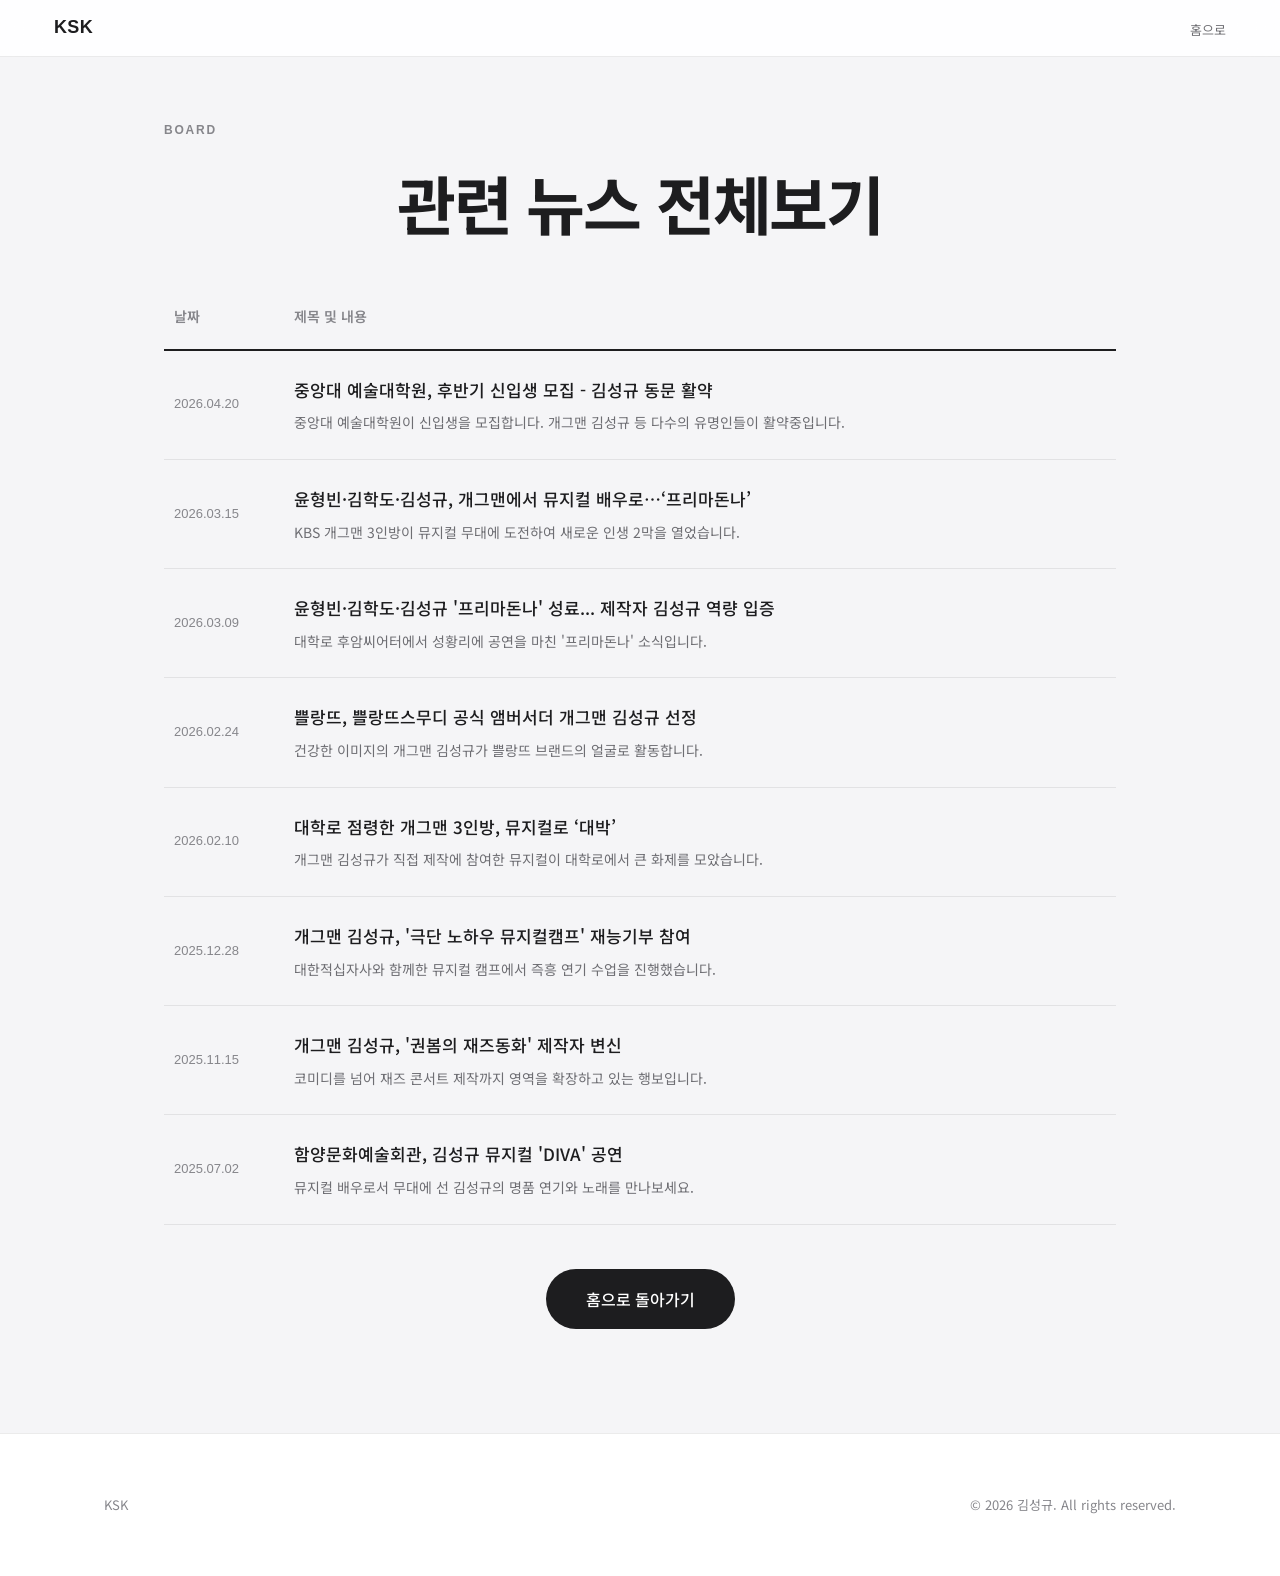
<file: news.html>
<!DOCTYPE html>
<html lang="ko">
<head>
  <meta charset="UTF-8" />
  <meta name="viewport" content="width=device-width, initial-scale=1.0" />
  <title>김성규 — 관련 뉴스 게시판</title>
  <link rel="preconnect" href="https://fonts.googleapis.com" />
  <link rel="preconnect" href="https://fonts.gstatic.com" crossorigin />
  <link href="https://fonts.googleapis.com/css2?family=Noto+Sans+KR:wght@300;400;500;700;900&family=SF+Pro+Display:wght@300;400;600&display=swap" rel="stylesheet" />
  <link rel="stylesheet" href="style.css" />
  <style>
    .board-container {
      max-width: 1000px;
      margin: 120px auto;
      padding: 0 24px;
    }
    .board-table {
      width: 100%;
      border-collapse: collapse;
      margin-top: 40px;
    }
    .board-header {
      border-bottom: 2px solid var(--text-primary);
      text-align: left;
    }
    .board-header th {
      padding: 20px 10px;
      font-size: 14px;
      font-weight: 600;
      color: var(--text-tertiary);
    }
    .board-row {
      border-bottom: 1px solid var(--silver-line);
      transition: background 0.3s;
    }
    .board-row:hover {
      background: rgba(0,0,0,0.01);
    }
    .board-row td {
      padding: 24px 10px;
    }
    .board-date {
      font-family: var(--font-en);
      font-size: 13px;
      color: var(--text-tertiary);
      width: 120px;
    }
    .board-subject a {
      font-size: 17px;
      font-weight: 500;
      color: var(--text-primary);
      display: block;
    }
    .board-subject p {
      font-size: 14px;
      color: var(--text-secondary);
      margin-top: 6px;
    }
    .board-back {
      margin-top: 60px;
      text-align: center;
    }
  </style>
</head>
<body>

  <nav class="nav scrolled">
    <div class="nav-inner">
      <a href="index.html#news" class="nav-logo">KSK</a>
      <ul class="nav-links">
        <li><a href="index.html#news">홈으로</a></li>
      </ul>
    </div>
  </nav>

  <main class="board-container">
    <div class="section-label">Board</div>
    <h1 class="section-title">관련 뉴스 전체보기</h1>
    
    <table class="board-table">
      <thead class="board-header">
        <tr>
          <th style="width: 120px;">날짜</th>
          <th>제목 및 내용</th>
        </tr>
      </thead>
      <tbody>
        <tr class="board-row">
          <td class="board-date">2026.04.20</td>
          <td class="board-subject">
            <a href="https://www.joongang.co.kr/article/25421573" target="_blank">중앙대 예술대학원, 후반기 신입생 모집 - 김성규 동문 활약</a>
            <p>중앙대 예술대학원이 신입생을 모집합니다. 개그맨 김성규 등 다수의 유명인들이 활약중입니다.</p>
          </td>
        </tr>
        <tr class="board-row">
          <td class="board-date">2026.03.15</td>
          <td class="board-subject">
            <a href="https://www.mk.co.kr/article/11495414" target="_blank">윤형빈·김학도·김성규, 개그맨에서 뮤지컬 배우로…‘프리마돈나’</a>
            <p>KBS 개그맨 3인방이 뮤지컬 무대에 도전하여 새로운 인생 2막을 열었습니다.</p>
          </td>
        </tr>
        <tr class="board-row">
          <td class="board-date">2026.03.09</td>
          <td class="board-subject">
            <a href="https://www.meconomynews.com/news/articleView.html?idxno=127459" target="_blank">윤형빈·김학도·김성규 '프리마돈나' 성료... 제작자 김성규 역량 입증</a>
            <p>대학로 후암씨어터에서 성황리에 공연을 마친 '프리마돈나' 소식입니다.</p>
          </td>
        </tr>
        <tr class="board-row">
          <td class="board-date">2026.02.24</td>
          <td class="board-subject">
            <a href="http://www.financialreview.co.kr/news/articleView.html?idxno=37744" target="_blank">쁠랑뜨, 쁠랑뜨스무디 공식 앰버서더 개그맨 김성규 선정</a>
            <p>건강한 이미지의 개그맨 김성규가 쁠랑뜨 브랜드의 얼굴로 활동합니다.</p>
          </td>
        </tr>
        <tr class="board-row">
          <td class="board-date">2026.02.10</td>
          <td class="board-subject">
            <a href="https://sports.khan.co.kr/article/202602100829003?pt=nv" target="_blank">대학로 점령한 개그맨 3인방, 뮤지컬로 ‘대박’</a>
            <p>개그맨 김성규가 직접 제작에 참여한 뮤지컬이 대학로에서 큰 화제를 모았습니다.</p>
          </td>
        </tr>
        <tr class="board-row">
          <td class="board-date">2025.12.28</td>
          <td class="board-subject">
            <a href="https://www.epnc.co.kr/news/articleView.html?idxno=321032" target="_blank">개그맨 김성규, '극단 노하우 뮤지컬캠프' 재능기부 참여</a>
            <p>대한적십자사와 함께한 뮤지컬 캠프에서 즉흥 연기 수업을 진행했습니다.</p>
          </td>
        </tr>
        <tr class="board-row">
          <td class="board-date">2025.11.15</td>
          <td class="board-subject">
            <a href="http://www.seoulwire.com/news/articleView.html?idxno=661312" target="_blank">개그맨 김성규, '권봄의 재즈동화' 제작자 변신</a>
            <p>코미디를 넘어 재즈 콘서트 제작까지 영역을 확장하고 있는 행보입니다.</p>
          </td>
        </tr>
        <tr class="board-row">
          <td class="board-date">2025.07.02</td>
          <td class="board-subject">
            <a href="http://www.gndomin.com/news/articleView.html?idxno=439936" target="_blank">함양문화예술회관, 김성규 뮤지컬 'DIVA' 공연</a>
            <p>뮤지컬 배우로서 무대에 선 김성규의 명품 연기와 노래를 만나보세요.</p>
          </td>
        </tr>
      </tbody>
    </table>

    <div class="board-back">
      <a href="index.html#news" class="btn-primary">홈으로 돌아가기</a>
    </div>
  </main>

  <footer class="footer">
    <div class="container">
      <div class="footer-inner">
        <span class="footer-logo">KSK</span>
        <p class="footer-copy">© 2026 김성규. All rights reserved.</p>
      </div>
    </div>
  </footer>

</body>
</html>
</file>
<file: style.css>
/* ===================================================
   김성규 개그맨 — Official Portfolio
   Apple-inspired Premium Silver Tone Design
   =================================================== */

:root {
  --silver-body: #f5f5f7;
  --silver-card: #ffffff;
  --silver-line: rgba(0, 0, 0, 0.08);
  
  --text-primary: #1d1d1f;
  --text-secondary: #6e6e73;
  --text-tertiary: #86868b;
  
  --accent: #515154;
  --white: #ffffff;
  --black: #000000;

  --font-kr: 'Noto Sans KR', -apple-system, sans-serif;
  --font-en: -apple-system, 'SF Pro Display', 'Helvetica Neue', sans-serif;

  --ease-out: cubic-bezier(0.16, 1, 0.3, 1);
  --ease-in-out: cubic-bezier(0.45, 0, 0.55, 1);
  --shadow-soft: 0 8px 30px rgba(0,0,0,0.03);
}

/* ── Reset ── */
*, *::before, *::after { box-sizing: border-box; margin: 0; padding: 0; }

html {
  scroll-behavior: smooth;
  font-size: 16px;
  -webkit-font-smoothing: antialiased;
  -moz-osx-font-smoothing: grayscale;
}

body {
  font-family: var(--font-kr);
  background: var(--silver-body);
  color: var(--text-primary);
  overflow-x: hidden;
  line-height: 1.6;
}

a { text-decoration: none; color: inherit; }
ul { list-style: none; }
img { display: block; max-width: 100%; height: auto; }

/* ── Container ── */
.container {
  max-width: 1200px;
  margin: 0 auto;
  padding: 0 24px;
}

/* ── Section Labels ── */
.section-label {
  font-family: var(--font-en);
  font-size: 12px;
  font-weight: 600;
  letter-spacing: 0.15em;
  text-transform: uppercase;
  color: var(--text-tertiary);
  margin-bottom: 20px;
  display: block;
}

.section-title {
  font-size: clamp(36px, 6vw, 64px);
  font-weight: 700;
  line-height: 1.15;
  letter-spacing: -0.02em;
  color: var(--text-primary);
  margin-bottom: 32px;
}

.section-header {
  text-align: center;
  margin-bottom: 80px;
}

/* ── Nav ── */
.nav {
  position: fixed;
  top: 0; left: 0; right: 0;
  z-index: 100;
  transition: all 0.4s var(--ease-out);
  background: rgba(245, 245, 247, 0.8);
  backdrop-filter: saturate(180%) blur(20px);
  -webkit-backdrop-filter: saturate(180%) blur(20px);
  border-bottom: 1px solid transparent;
}

.nav.scrolled {
  background: rgba(255, 255, 255, 0.9);
  border-bottom: 1px solid var(--silver-line);
}

.nav-inner {
  max-width: 1200px;
  margin: 0 auto;
  padding: 0 24px;
  height: 56px;
  display: flex;
  align-items: center;
  justify-content: space-between;
}

.nav-logo {
  font-family: var(--font-en);
  font-size: 18px;
  font-weight: 600;
  letter-spacing: 0.02em;
  color: var(--text-primary);
}

.nav-links {
  display: flex;
  gap: 32px;
}

.nav-links a {
  font-size: 13px;
  font-weight: 400;
  color: var(--text-secondary);
  transition: color 0.2s;
}

.nav-links a:hover { color: var(--text-primary); }

.nav-menu {
  display: none;
  flex-direction: column;
  gap: 5px;
  background: none;
  border: none;
  cursor: pointer;
  padding: 10px;
  margin-right: -10px;
  z-index: 1001;
}

.nav-menu span {
  display: block;
  width: 22px;
  height: 1.5px;
  background: var(--text-primary);
  transition: all 0.3s;
}

/* ── Mobile Menu ── */
.mobile-menu {
  position: fixed;
  inset: 0;
  background: rgba(255, 255, 255, 0.95);
  backdrop-filter: blur(20px);
  z-index: 1000;
  display: flex;
  align-items: center;
  justify-content: center;
  opacity: 0;
  visibility: hidden;
  transition: all 0.4s var(--ease-out);
}

.mobile-menu.open {
  opacity: 1;
  visibility: visible;
}

.mobile-menu ul {
  text-align: center;
}

.mobile-menu li {
  margin: 24px 0;
  opacity: 0;
  transform: translateY(20px);
  transition: all 0.4s var(--ease-out);
}

.mobile-menu.open li {
  opacity: 1;
  transform: translateY(0);
}

.mobile-menu.open li:nth-child(1) { transition-delay: 0.1s; }
.mobile-menu.open li:nth-child(2) { transition-delay: 0.15s; }
.mobile-menu.open li:nth-child(3) { transition-delay: 0.2s; }
.mobile-menu.open li:nth-child(4) { transition-delay: 0.25s; }
.mobile-menu.open li:nth-child(5) { transition-delay: 0.3s; }

.mobile-link {
  font-size: 32px;
  font-weight: 600;
  color: var(--text-primary);
  transition: opacity 0.2s;
}

.mobile-link:hover { opacity: 0.5; }

/* ── Hero ── */
.hero {
  position: relative;
  min-height: 100vh;
  display: flex;
  align-items: center;
  justify-content: center;
  background: var(--white);
  padding-top: 56px;
}

.hero-video-wrap {
  position: absolute;
  inset: 0;
  overflow: hidden;
  z-index: 1;
}

.hero-video {
  width: 100%;
  height: 100%;
  object-fit: cover;
  filter: brightness(0.9) saturate(0.8);
}

.hero-overlay {
  position: absolute;
  inset: 0;
  background: linear-gradient(
    to bottom,
    rgba(245, 245, 247, 0.4) 0%,
    rgba(245, 245, 247, 0.2) 50%,
    rgba(245, 245, 247, 0.6) 100%
  );
  z-index: 2;
}

.hero-content {
  position: relative;
  text-align: center;
  padding: 0 24px;
  max-width: 1100px;
  z-index: 10;
}

.hero-badge {
  display: inline-block;
  padding: 8px 20px;
  background: rgba(255, 255, 255, 0.4);
  backdrop-filter: blur(10px);
  border: 1px solid rgba(0,0,0,0.05);
  border-radius: 100px;
  font-family: var(--font-en);
  font-size: 12px;
  font-weight: 600;
  letter-spacing: 0.15em;
  text-transform: uppercase;
  color: var(--text-primary);
  margin-bottom: 48px;
}

.hero-name-en {
  display: block;
  font-family: var(--font-en);
  font-size: clamp(14px, 2.5vw, 18px);
  font-weight: 500;
  letter-spacing: 0.4em;
  text-transform: uppercase;
  color: var(--text-tertiary);
  margin-bottom: 12px;
}

.hero-name-kr {
  font-family: 'Nanum Brush Script', cursive;
  font-size: clamp(80px, 16vw, 220px);
  font-weight: 400;
  letter-spacing: 0.1em;
  color: var(--text-primary);
  margin-bottom: 32px;
  display: inline-block;
  overflow: hidden;
  white-space: nowrap;
  border-right: 2px solid transparent; /* Cursor effect if wanted */
}

.signature-writing {
  width: 0;
  display: inline-block;
  overflow: hidden;
  white-space: nowrap;
  animation: typing-signature 1.5s steps(3) forwards;
  vertical-align: bottom;
}

@keyframes typing-signature {
  from { width: 0; }
  to { width: 420px; } /* Fixed width for '김성규' at max scale, or use a better unit */
}

.hero-sub {
  font-size: clamp(18px, 2.8vw, 28px);
  font-weight: 500;
  color: var(--text-primary);
  margin-bottom: 56px;
  word-break: keep-all;
  letter-spacing: -0.01em;
  opacity: 0.9;
}

.hero-cta {
  display: flex;
  gap: 16px;
  justify-content: center;
}

.btn-primary {
  padding: 18px 40px;
  background: var(--text-primary);
  color: var(--white);
  font-size: 16px;
  font-weight: 500;
  border-radius: 100px;
  transition: all 0.3s var(--ease-out);
}

.btn-primary:hover {
  background: #000;
  transform: translateY(-2px);
  box-shadow: 0 10px 30px rgba(0,0,0,0.1);
}

.btn-ghost {
  padding: 18px 40px;
  border: 1px solid var(--text-primary);
  color: var(--text-primary);
  font-size: 16px;
  font-weight: 500;
  border-radius: 100px;
  transition: all 0.3s var(--ease-out);
}

.btn-ghost:hover {
  background: rgba(0,0,0,0.03);
  transform: translateY(-2px);
}

/* ── About ── */
.about {
  padding: 160px 0;
  background: var(--white);
}

.about-grid {
  display: grid;
  grid-template-columns: 1fr 1fr;
  gap: 100px;
  align-items: center;
}

.about-image {
  border-radius: 48px;
  overflow: hidden;
  box-shadow: 0 30px 100px rgba(0,0,0,0.06);
  aspect-ratio: 4/5;
  background: var(--silver-body);
}

.profile-slider {
  position: relative;
  width: 100%;
  height: 100%;
}

.profile-img {
  position: absolute;
  top: 0;
  left: 0;
  width: 100%;
  height: 100%;
  object-fit: cover;
  opacity: 0;
  transition: opacity 1.5s var(--ease-in-out);
}

.profile-img.active {
  opacity: 1;
  z-index: 1;
}

.about-desc {
  font-size: clamp(18px, 2.2vw, 22px);
  font-weight: 400;
  line-height: 1.8;
  color: var(--text-secondary);
  margin-bottom: 64px;
  word-break: keep-all;
}

.about-stats {
  display: grid;
  grid-template-columns: repeat(3, 1fr);
  gap: 24px;
}

.stat {
  padding: 32px 24px;
  background: var(--silver-body);
  border-radius: 28px;
  transition: transform 0.3s;
}

.stat:hover { transform: translateY(-5px); }

.stat-num {
  font-family: var(--font-en);
  font-size: 36px;
  font-weight: 700;
  color: var(--text-primary);
  display: block;
  margin-bottom: 8px;
}

.stat-num sup {
  font-size: 16px;
  color: var(--text-tertiary);
  margin-left: 2px;
}

.stat-label {
  font-size: 14px;
  font-weight: 500;
  color: var(--text-tertiary);
}

/* ── Career ── */
.career {
  padding: 160px 0;
  background: var(--silver-body);
}

/* ── Works ── */
.works {
  padding: 160px 0;
  background: var(--white);
}

.works-grid {
  display: grid;
  grid-template-columns: repeat(2, 1fr);
  gap: 24px;
}

.work-card {
  padding: 48px;
  background: var(--silver-body);
  border-radius: 40px;
  transition: all 0.4s var(--ease-out);
}

.work-card:hover {
  transform: translateY(-8px);
  background: #ededf0;
}

.work-icon { margin-bottom: 32px; }
.work-icon svg { width: 56px; height: 56px; }

.work-tag {
  display: inline-block;
  padding: 4px 12px;
  background: rgba(0,0,0,0.05);
  border-radius: 100px;
  font-size: 12px;
  font-weight: 600;
  color: var(--text-tertiary);
  margin-bottom: 16px;
}

.work-info h3 { font-size: 22px; font-weight: 600; margin-bottom: 8px; }
.work-info p { font-size: 15px; color: var(--text-tertiary); }

/* ── Work List (영화/공연 목록 카드) ── */
.work-card--list { padding: 36px 40px; }
.work-list {
  list-style: none;
  margin-top: 16px;
  display: flex;
  flex-direction: column;
  gap: 10px;
}
.work-list li {
  display: flex;
  align-items: baseline;
  gap: 8px;
  font-size: 14px;
  padding: 8px 0;
  border-bottom: 1px solid var(--silver-line);
}
.work-list li:last-child { border-bottom: none; }
.wl-title {
  font-weight: 600;
  color: var(--text-primary);
  flex: 0 0 32%;
  white-space: nowrap;
  overflow: hidden;
  text-overflow: ellipsis;
}
.wl-role {
  color: var(--text-tertiary);
  font-size: 13px;
  flex: 1;
  text-align: left;
}
.wl-year {
  font-family: var(--font-en);
  font-weight: 600;
  font-size: 13px;
  color: var(--text-tertiary);
  white-space: nowrap;
  width: 80px;
  text-align: right;
}

@media (max-width: 768px) {
  .work-card--list { padding: 28px 24px; }
  .wl-role { display: none; }
}

/* ── Quote ── */
.quote-section {
  padding: 120px 0;
  background: var(--silver-body);
}

.big-quote {
  font-size: clamp(24px, 4vw, 48px);
  font-weight: 300;
  text-align: center;
  max-width: 1000px;
  margin: 0 auto;
  line-height: 1.4;
  color: var(--text-primary);
  font-style: italic;
}

.quote-author {
  display: block;
  font-size: 18px;
  font-weight: 500;
  margin-top: 32px;
  color: var(--text-tertiary);
  font-style: normal;
}


/* ── Awards ── */
.awards {
  padding: 160px 0;
  background: var(--silver-body);
}

.awards-list { max-width: 900px; margin: 0 auto; }

.award-item {
  display: flex;
  justify-content: space-between;
  padding: 40px 0;
  border-bottom: 1px solid var(--silver-line);
}

.award-year { font-weight: 600; color: var(--text-tertiary); font-family: var(--font-en); min-width: 100px; }
.award-name { font-size: 22px; font-weight: 400; flex: 1; text-align: right; word-break: keep-all; }

@media (max-width: 768px) {
  .award-item { flex-direction: column; gap: 4px; padding: 24px 0; align-items: flex-start; }
  .award-name { font-size: 18px; text-align: left; }
}

/* ── Contact ── */
.contact {
  padding: 160px 0;
  background: var(--white);
}

.contact-card {
  text-align: center;
  background: var(--silver-body);
  padding: 100px 40px;
  border-radius: 64px;
  max-width: 1100px;
  margin: 0 auto;
}

.contact-link {
  display: flex;
  flex-direction: column;
  align-items: center;
  gap: 16px;
  font-size: clamp(18px, 3vw, 24px);
  font-weight: 500;
  margin-bottom: 48px;
  transition: opacity 0.2s, transform 0.3s;
}

.contact-link svg {
  width: 48px;
  height: 48px;
  opacity: 0.8;
}

.contact-link:hover {
  opacity: 0.6;
  transform: translateY(-2px);
}

.contact-link:hover { opacity: 0.5; }

/* ── Interview ── */
.interview {
  padding: 160px 0;
  background: var(--silver-body);
}

.video-grid {
  display: grid;
  grid-template-columns: repeat(2, 1fr);
  gap: 40px;
}

.video-card {
  background: var(--white);
  border-radius: 32px;
  overflow: hidden;
  box-shadow: var(--shadow-soft);
  transition: transform 0.4s var(--ease-out);
}

.video-card:hover {
  transform: translateY(-10px);
}

.video-wrap {
  position: relative;
  width: 100%;
  padding-bottom: 56.25%; /* 16:9 */
}

.video-wrap iframe {
  position: absolute;
  top: 0; left: 0; width: 100%; height: 100%;
}

.video-info {
  padding: 32px;
}

.video-info h3 {
  font-size: 20px;
  font-weight: 600;
  margin-bottom: 12px;
  line-height: 1.4;
}

.video-info p {
  font-size: 15px;
  color: var(--text-tertiary);
  line-height: 1.6;
}

/* ── Production ── */
.production {
  padding: 160px 0;
  background: var(--white);
}

.section-subtitle {
  font-size: 18px;
  color: var(--text-secondary);
  max-width: 700px;
  margin: 0 auto;
  line-height: 1.6;
  word-break: keep-all;
}

@media (max-width: 768px) {
  .video-grid { grid-template-columns: 1fr; }
}

/* ── News ── */
.news {
  padding: 160px 0;
  background: var(--white);
}

.news-list {
  max-width: 900px;
  margin: 0 auto 64px;
}

.news-item {
  border-bottom: 1px solid var(--silver-line);
  transition: all 0.3s;
}

.news-item a {
  display: block;
  padding: 40px 0;
}

.news-item:hover {
  transform: translateX(10px);
}

.news-date {
  font-family: var(--font-en);
  font-size: 13px;
  color: var(--text-tertiary);
  margin-bottom: 12px;
}

.news-subject {
  font-size: 24px;
  font-weight: 600;
  margin-bottom: 16px;
  line-height: 1.4;
  word-break: keep-all;
}

.news-excerpt {
  font-size: 16px;
  color: var(--text-secondary);
  line-height: 1.7;
  display: -webkit-box;
  -webkit-line-clamp: 2;
  -webkit-box-orient: vertical;
  overflow: hidden;
}

.news-more {
  text-align: center;
}
/* ── Floating Button ── */
.floating-btn {
  position: fixed;
  bottom: 40px;
  right: 40px;
  width: 56px;
  height: 56px;
  background: var(--text-primary);
  color: var(--white);
  border-radius: 50%;
  display: flex;
  align-items: center;
  justify-content: center;
  box-shadow: 0 10px 30px rgba(0,0,0,0.15);
  z-index: 999;
  transition: all 0.3s var(--ease-out);
  cursor: pointer;
}

.floating-btn:hover {
  transform: translateY(-5px);
  box-shadow: 0 15px 40px rgba(0,0,0,0.2);
}

.floating-btn svg {
  width: 24px;
  height: 24px;
}

.social-links { display: flex; gap: 40px; justify-content: center; }
.social-btn svg { width: 32px; height: 32px; }

/* ── Gallery ── */
.gallery {
  padding: 160px 0;
  background: var(--silver-body);
}

.gallery-grid {
  display: grid;
  grid-template-columns: repeat(3, 1fr);
  gap: 24px;
}

.gallery-item {
  position: relative;
  border-radius: 24px;
  overflow: hidden;
  aspect-ratio: 16/9;
  background: var(--white);
  box-shadow: var(--shadow-soft);
  transition: transform 0.4s var(--ease-out);
}

.gallery-item img {
  width: 100%;
  height: 100%;
  object-fit: cover;
  transition: transform 0.6s var(--ease-out);
}

.gallery-item:hover {
  transform: translateY(-8px);
}

.gallery-item:hover img {
  transform: scale(1.05);
}

@media (max-width: 1024px) {
  .gallery-grid { grid-template-columns: repeat(2, 1fr); }
}

@media (max-width: 768px) {
  .gallery-grid { grid-template-columns: 1fr; }
}

/* ── Footer ── */
.footer { padding: 60px 0; border-top: 1px solid var(--silver-line); background: var(--white); }
.footer-inner { 
  display: flex; 
  justify-content: space-between; 
  align-items: center; 
  font-size: 13px; 
  color: var(--text-tertiary); 
}
.footer-left { display: flex; align-items: center; gap: 24px; }
.footer-credit { opacity: 0.8; letter-spacing: -0.01em; }
.footer-credit strong { color: var(--text-secondary); font-weight: 600; }

@media (max-width: 768px) {
  .footer-inner { flex-direction: column; gap: 24px; text-align: center; }
  .footer-left { flex-direction: column; gap: 12px; }
}

/* ── Reveal ── */
.reveal { opacity: 0; transform: translateY(40px); transition: all 1s var(--ease-out); }
.reveal.active { opacity: 1; transform: translateY(0); }

@media (max-width: 1024px) {
  .about-grid { grid-template-columns: 1fr; }
  .gallery-track { grid-template-columns: repeat(2, 1fr); }
  .works-grid { grid-template-columns: repeat(2, 1fr); }
}

@media (max-width: 768px) {
  /* Layout */
  .container { padding: 0 24px; }
  section { padding: 80px 0; }

  /* Nav */
  .nav-links { display: none; }
  .nav-menu { display: flex; }
  .mobile-menu { padding: 120px 24px 40px; }
  .mobile-link { font-size: 32px; margin-bottom: 24px; }

  /* Hero */
  .hero-name-kr { font-size: 64px; }
  .hero-sub { font-size: 15px; word-break: keep-all; line-height: 1.6; max-width: 90%; margin: 0 auto; }
  .hero-content { padding-top: 40px; }

  /* Quote */
  .quote-section { padding: 60px 0 50px; }
  .mq-text { font-size: 22px; line-height: 1.5; padding: 0 10px; }

  /* Stats */
  .stats-section { padding: 60px 0 0; }
  .stats-row { justify-content: space-around; }
  .stats-num { font-size: 36px; }
  .stats-unit { font-size: 16px; }
  .stats-label { font-size: 11px; margin-top: 2px; }
  .stats-divider { margin: 0 10px; height: 30px; opacity: 0.5; }

  /* About */
  .about-grid { gap: 48px; }
  .about-image-wrap { max-width: 280px; margin: 0 auto; }
  .about-stats { grid-template-columns: repeat(3, 1fr); gap: 16px; padding: 24px; border-radius: 20px; }
  .stat-num { font-size: 24px; }
  .stat-label { font-size: 11px; }
  .about-desc { font-size: 15px; text-align: justify; }

  /* Works Grid */
  .works-grid { grid-template-columns: 1fr; gap: 20px; }
  .work-card--list { padding: 24px; border-radius: 24px; }
  .work-tag { font-size: 11px; padding: 4px 10px; }
  .work-info h3 { font-size: 20px; margin-top: 6px; }
  .work-list li { flex-direction: column; align-items: flex-start; gap: 4px; padding: 12px 0; }
  .wl-title { font-size: 15px; width: 100%; white-space: normal; }
  .wl-role { font-size: 13px; color: var(--text-secondary); }
  .wl-year { align-self: flex-end; margin-top: -18px; font-size: 11px; }

  /* Official Records (Awards) */
  .award-item { flex-direction: column; align-items: flex-start; gap: 8px; padding: 32px 0; }
  .award-year { min-width: auto; font-size: 12px; opacity: 0.6; }
  .award-name { font-size: 18px; text-align: left; line-height: 1.5; }

  /* Video grid */
  .video-grid { grid-template-columns: 1fr; gap: 24px; }
  .video-info { padding: 20px; }
  .video-info h3 { font-size: 16px; }
  .video-info p { display: block; font-size: 13px; margin-top: 8px; opacity: 0.7; }

  /* News */
  .news-subject { font-size: 18px; line-height: 1.5; }
  .news-excerpt { font-size: 14px; -webkit-line-clamp: 3; }
  .news-item a { padding: 32px 0; }

  /* Gallery */
  .gallery-grid { grid-template-columns: 1fr; gap: 16px; }

  /* Contact */
  .contact-card { padding: 48px 24px; border-radius: 32px; }
  .contact-info { flex-direction: column; gap: 12px; }
  .contact-link { font-size: 16px; width: 100%; border-radius: 12px; }

  /* Footer */
  .footer { padding: 48px 0; }
  .footer-inner { flex-direction: column; gap: 20px; text-align: center; }
  .footer-left { flex-direction: column; gap: 8px; }
}

/* ── Profile PDF Section ── */
.profile-pdf-section { padding: 80px 0; background: var(--bg-secondary, #f7f7f7); }
.pdf-wrap { display: flex; flex-direction: column; align-items: center; gap: 24px; }
.pdf-viewer { width: 100%; max-width: 1100px; height: 900px; border: none; border-radius: 20px; box-shadow: 0 20px 80px rgba(0,0,0,0.15); background: #fff; }
.pdf-download-btn { display: inline-flex; align-items: center; gap: 8px; margin-top: 4px; }
@media (max-width: 768px) { .pdf-viewer { height: 500px; } }

/* ── Quote Section ── */
@keyframes mq-mark-in {
  from { opacity: 0; transform: translateY(-30px) scale(0.7); }
  to   { opacity: 1; transform: translateY(0)    scale(1); }
}
@keyframes mq-text-in {
  from { opacity: 0; letter-spacing: 0.12em; }
  to   { opacity: 1; letter-spacing: -0.02em; }
}
@keyframes mq-author-in {
  from { opacity: 0; transform: translateX(20px); }
  to   { opacity: 1; transform: translateX(0); }
}
@keyframes mq-line-grow {
  from { width: 0; }
  to   { width: 60px; }
}

.quote-section {
  padding: 96px 0 88px;
  background: transparent;
}
.main-quote {
  display: flex;
  flex-direction: column;
  align-items: center;
  text-align: center;
  margin: 0;
  padding: 0;
}
.mq-mark {
  font-size: 100px;
  line-height: 0.7;
  color: var(--text-primary);
  font-family: Georgia, serif;
  opacity: 0;
  animation: mq-mark-in 0.7s cubic-bezier(.22,1,.36,1) 0.1s forwards;
  user-select: none;
}
.mq-text {
  display: block;
  margin: 24px auto 0;
  max-width: 800px;
  font-size: clamp(20px, 3.5vw, 38px);
  font-weight: 700;
  color: var(--text-primary);
  letter-spacing: -0.01em;
  line-height: 1.35;
  opacity: 0;
  animation: mq-text-in 0.9s cubic-bezier(.22,1,.36,1) 0.35s forwards;
  word-break: keep-all;
}
.mq-author {
  display: block;
  margin-top: 20px;
  font-size: 15px;
  color: var(--text-tertiary);
  letter-spacing: 0.1em;
  font-weight: 400;
  opacity: 0;
  animation: mq-author-in 0.6s ease 0.9s forwards;
}
.mq-line {
  display: block;
  height: 2px;
  background: var(--text-primary);
  margin-top: 20px;
  width: 0;
  animation: mq-line-grow 0.6s cubic-bezier(.22,1,.36,1) 1.1s forwards;
  border-radius: 2px;
}

/* ── Stats Section ── */
.stats-section { padding: 72px 0 0; }
.stats-row {
  display: flex;
  align-items: center;
  justify-content: space-between;
  max-width: 1000px;
  margin: 0 auto;
}
.stats-item {
  flex: 1;
  display: flex;
  flex-direction: column;
  align-items: center;
  gap: 12px;
}
.stats-num-wrap { display: flex; align-items: baseline; gap: 4px; }
.stats-num {
  font-size: clamp(48px, 6vw, 84px);
  font-weight: 800;
  color: var(--text-primary);
  line-height: 1;
  letter-spacing: -0.03em;
  font-family: var(--font-en);
}
.stats-unit {
  font-size: clamp(18px, 2.5vw, 32px);
  font-weight: 600;
  color: var(--text-secondary);
  letter-spacing: -0.01em;
}
.stats-label {
  font-size: 13px;
  color: var(--text-tertiary);
  letter-spacing: -0.01em;
  font-weight: 500;
  margin-top: 4px;
}
.stats-divider {
  width: 1px;
  height: 60px;
  background: var(--silver-line);
  flex-shrink: 0;
  margin: 0 40px;
}
@media (max-width: 600px) {
  .stats-divider { margin: 0 20px; height: 40px; }
  .stats-section { padding: 48px 0 0; }
}

/* ── Work card with image ── */
.work-card--img { padding: 0; overflow: hidden; }
.work-thumb { position: relative; overflow: hidden; height: 220px; }
.work-thumb img { width: 100%; height: 100%; object-fit: cover; transition: transform 0.5s var(--ease-out); }
.work-card--img:hover .work-thumb img { transform: scale(1.06); }
.work-tag--overlay {
  position: absolute; top: 14px; left: 14px;
  background: rgba(255,255,255,0.9);
  backdrop-filter: blur(8px);
  padding: 4px 12px; border-radius: 100px;
  font-size: 11px; font-weight: 600; letter-spacing: 0.08em;
  color: var(--text-primary);
}
.work-card--img .work-info { padding: 20px 24px 24px; }

/* V1 readability refresh */
html{scroll-padding-top:88px}body{overflow-x:hidden;line-height:1.75;word-break:keep-all;overflow-wrap:break-word}.container{width:min(100% - 40px,1120px);margin-inline:auto}section[id]{scroll-margin-top:90px}.section-header,.section-heading,.section-title,.section-subtitle{text-align:center}.section-header{max-width:780px;margin:0 auto 44px}.section-title{line-height:1.3;letter-spacing:-.035em}.section-subtitle{line-height:1.85}.about-grid,.career-grid,.awards-grid,.works-grid,.gallery-grid{min-width:0}.about-grid>*,.career-grid>*,.awards-grid>*,.works-grid>*,.gallery-grid>*{min-width:0}.about-text p,.career-item p,.work-info p,.contact-info p{line-height:1.9}.stats-row{justify-content:center;gap:clamp(10px,3vw,35px)}.stats-item{text-align:center;min-width:0}.nav-inner{max-width:1220px;margin:auto}.nav-links{justify-content:center;align-items:center}img{max-width:100%;height:auto}@media(max-width:768px){.container{width:calc(100% - 32px)}.section-header{margin-bottom:30px}.stats-row{gap:5px}.stats-divider{margin:0 12px}.stats-num{font-size:clamp(28px,8vw,48px)}.stats-unit{font-size:clamp(13px,4vw,19px)}.stats-label{font-size:11px;line-height:1.5;text-align:center}.hero-content,.hero-title,.hero-sub{text-align:center}.work-card,.award-card,.career-item{max-width:100%}}@media(max-width:420px){.stats-divider{margin:0 7px}.stats-label{font-size:10px}}

/* Mobile alignment and spacing correction — 2026-10-23 */
.about-content,.about-text{min-width:0}
.about-desc{max-width:650px;margin:0 auto 28px;text-align:center;line-height:1.85}
.about-stats{width:100%;max-width:700px;margin:0 auto;grid-template-columns:repeat(3,minmax(0,1fr));gap:14px}
.about-stats .stat{text-align:center;min-width:0;display:flex;flex-direction:column;align-items:center;justify-content:center;gap:8px;padding:25px 12px;border-radius:22px}
.about-stats .stat-num{white-space:nowrap;margin:0;font-size:clamp(22px,3.2vw,36px);line-height:1.2}
.about-stats .stat-label{display:block;line-height:1.65;font-size:clamp(10px,1.4vw,13px);word-break:keep-all}
.about-stats .stat-num sup{font-size:.48em}
@media(max-width:768px){
 .about{padding:64px 0 72px}
 .about-grid{grid-template-columns:1fr;gap:28px}
 .about-desc{font-size:15px;line-height:1.8;text-align:center;margin:0 auto 25px;max-width:36ch}
 .about-stats{gap:10px;padding:0;background:transparent}
 .about-stats .stat{padding:22px 6px;min-height:155px;border-radius:20px;gap:7px}
 .about-stats .stat-num{font-size:clamp(20px,6vw,30px)}
 .about-stats .stat-label{font-size:11px;line-height:1.6}
 .awards,.career,.works,.interview,.production,.news,.gallery{padding-top:68px;padding-bottom:68px}
 .section-header{margin-bottom:30px}
 .section-title{margin-bottom:16px}
}
@media(max-width:370px){.about-stats{gap:6px}.about-stats .stat{padding:16px 4px;min-height:145px}.about-stats .stat-label{font-size:10px}}
</file>
